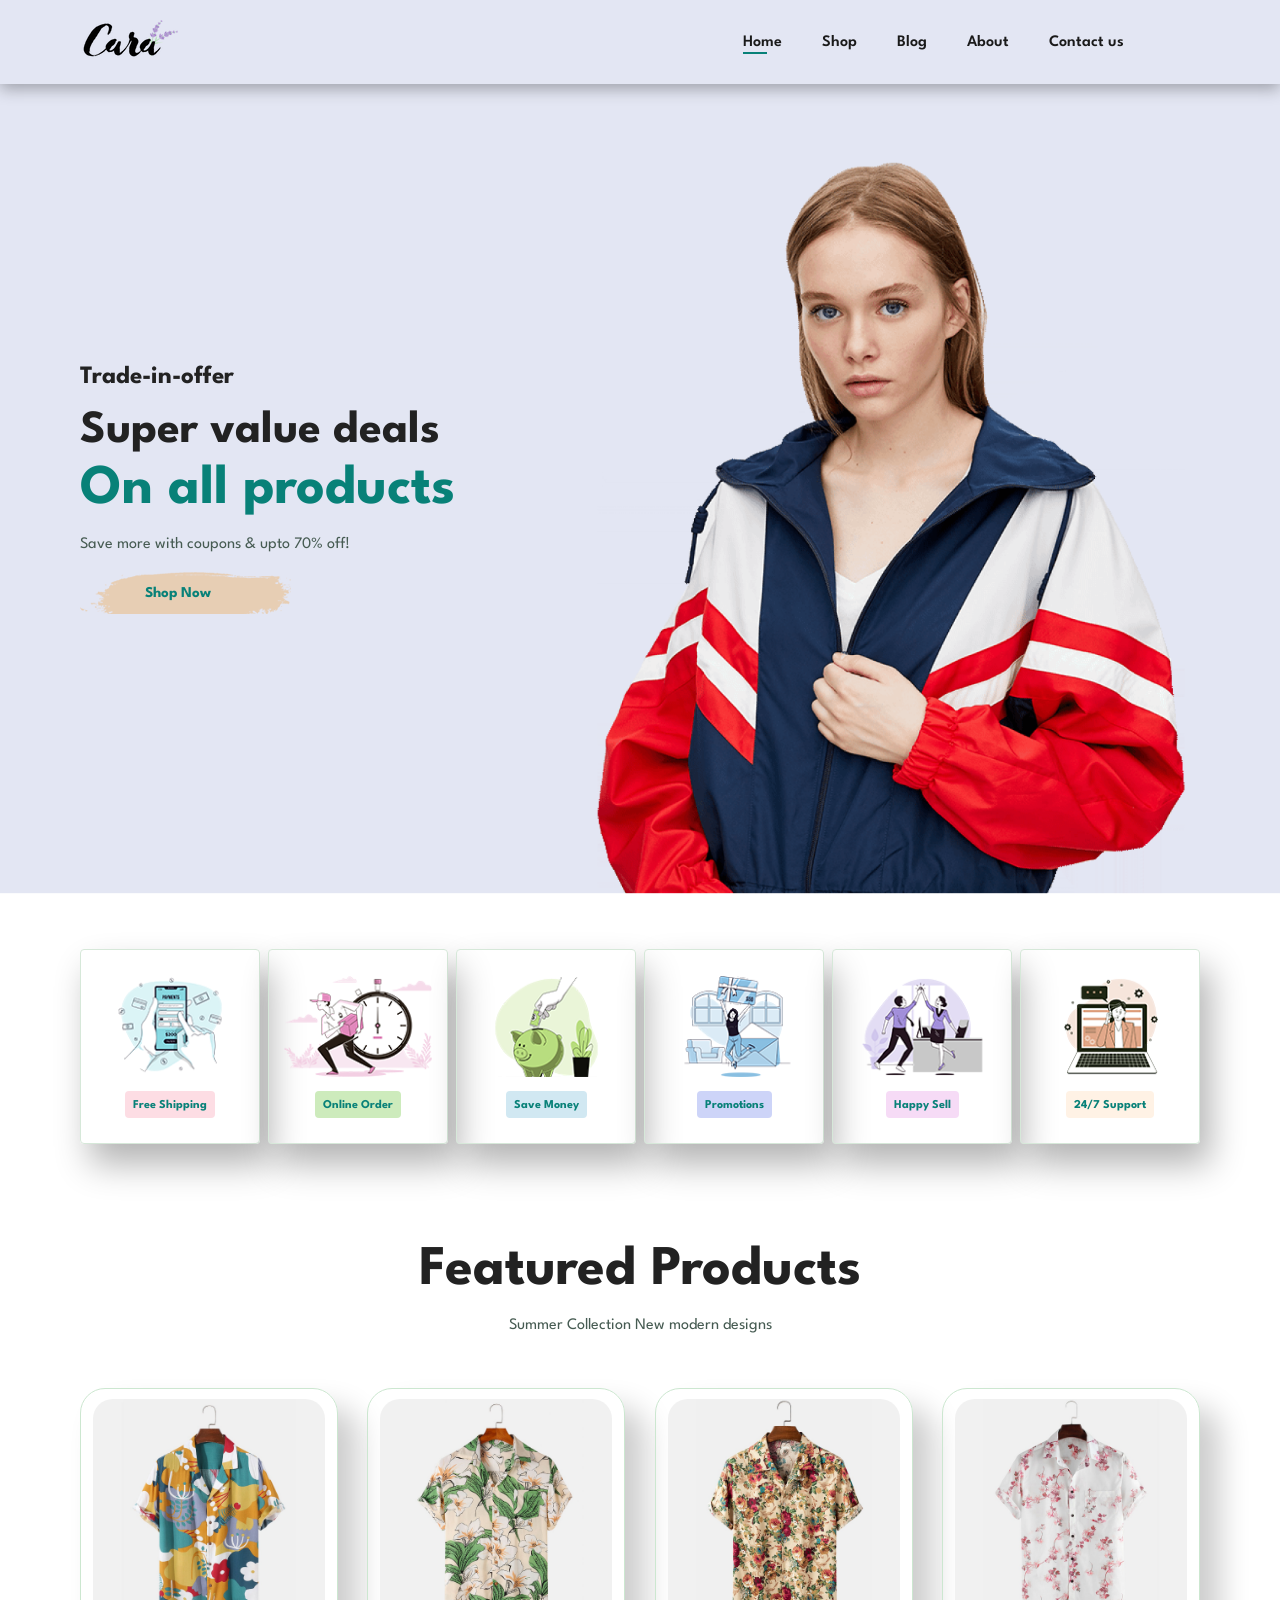
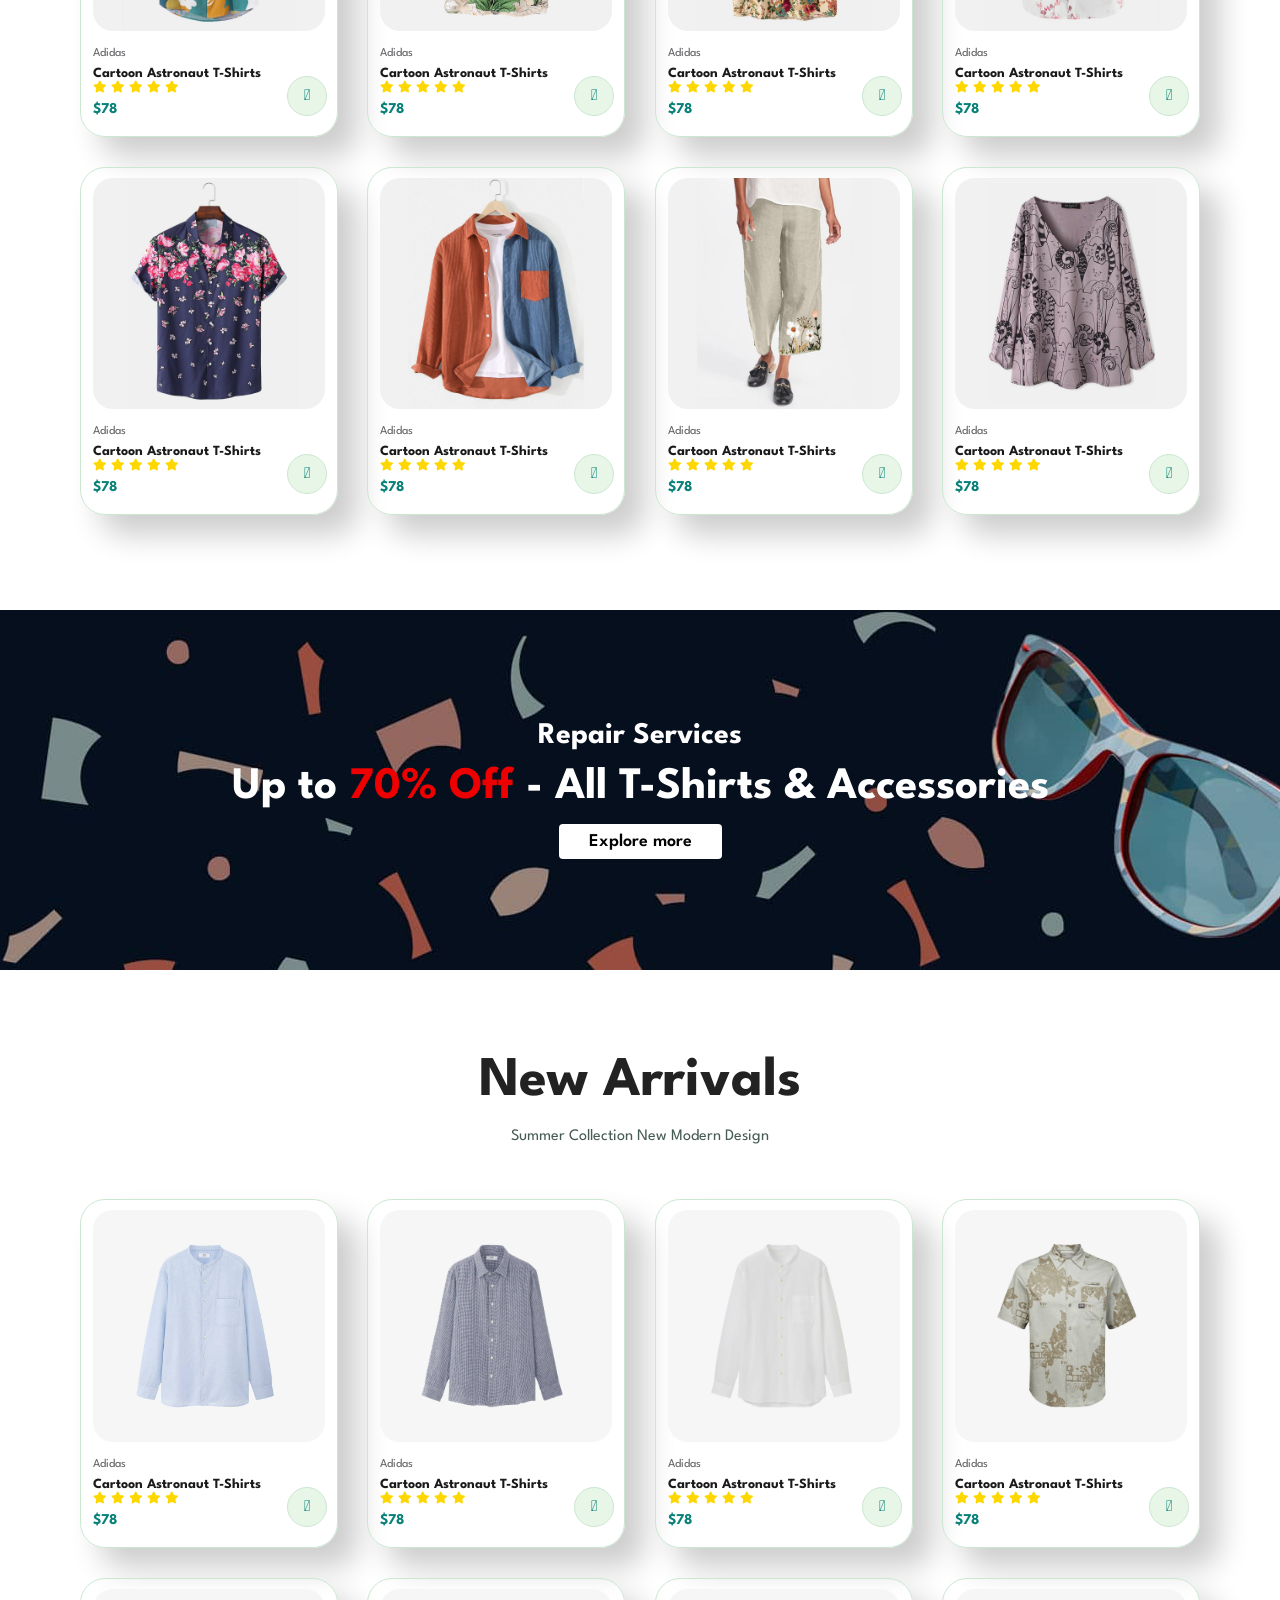
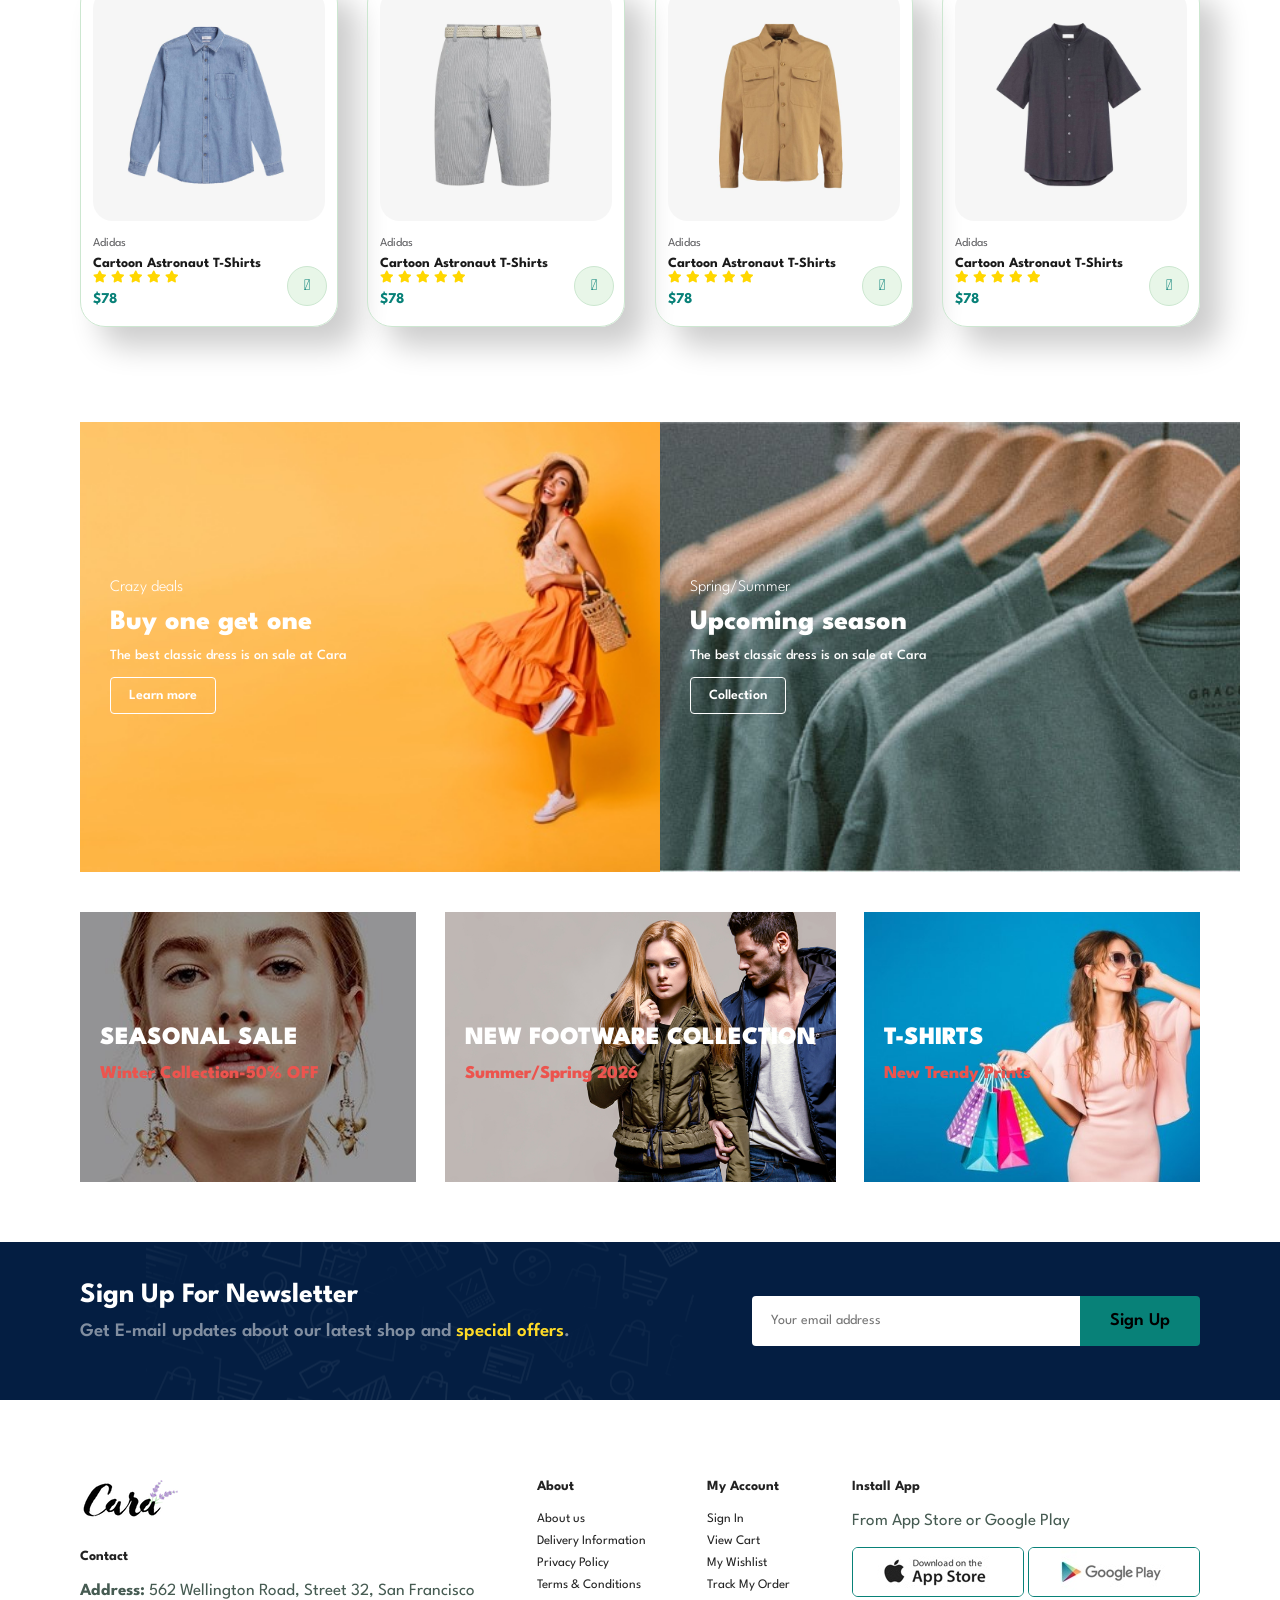
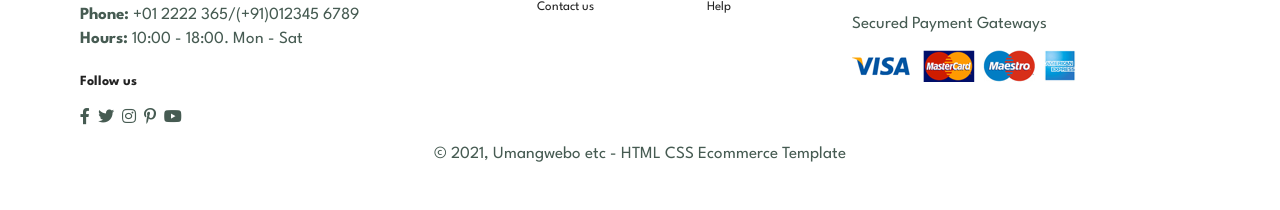
<file: index.html>
<!DOCTYPE html>
<html lang="en">
<head>
    <meta charset="UTF-8">
    <meta name="viewport" content="width=device-width, initial-scale=1.0">
    <link rel="stylesheet" href="./style.css">
    <link rel="stylesheet" href="https://pro.fontawesome.com/releases/v5.10.0/css/all.css">
    <title>E-commerce</title>
</head>
<body>
    <section id="header">
        <a href="index.html">
            <img src="./img/logo.png" class="logo" alt="logo"/>
        </a>
        <div>
            <ul id="navbar">
                <li><a class="active" href="index.html">Home</a> </li>
                   <li> <a href="shop.html">Shop</a> </li>
                   <li> <a href="blog.html">Blog</a></li>
                   <li> <a href="about.html">About</a></li>
                   <li> <a href="contact.html">Contact us</a></li>
                   <li id="lg-bag"><a href="cart.html"><i class="far fa-shopping-bag"></i></a></li>
                   <a href="#" id="close"><i class="far fa-times"></i></a>
            </ul>
        </div>
        <div id="mobile">
             <a href="cart.html"><i class="far fa-shopping-bag"></i></a>
            <i id="bar" class="fas fa-outdent"></i>
        </div>
    </section>
    <section id="hero">
        <h4>Trade-in-offer</h4>
        <h2>Super value deals</h2>
        <h1>On all products</h1>
        <P>Save more with coupons & upto 70% off!</P>
        <button>Shop Now</button>
    </section>
    <section id="feature" class="section-p1">
        <div class="fe-box">
            <img src="./img/features/f1.png" alt="f1">
            <h6>Free Shipping</h6>
        </div>
        <div class="fe-box">
            <img src="./img/features/f2.png" alt="f1">
            <h6>Online Order</h6>
        </div>
        <div class="fe-box">
            <img src="./img/features/f3.png" alt="f1">
            <h6>Save Money</h6>
        </div>
        <div class="fe-box">
            <img src="./img/features/f4.png" alt="f1">
            <h6>Promotions</h6>
        </div>
        <div class="fe-box">
            <img src="./img/features/f5.png" alt="f1">
            <h6>Happy Sell</h6>
        </div>
        <div class="fe-box">
            <img src="./img/features/f6.png" alt="f1">
            <h6>24/7 Support</h6>
        </div>
    </section>
    <section id="product1" class="section-p1">
        <h1>Featured Products</h1>
        <p>Summer Collection New modern designs</p>
        <div class="pro-container">
            <div class="pro">
                <img src="./img/products/f1.jpg" alt="">
                <div class="des">
                    <span>Adidas</span>
                    <h5>Cartoon Astronaut T-Shirts</h5>
                    <div class="star">
                        <i class="fas fa-star"></i>
                        <i class="fas fa-star"></i>
                        <i class="fas fa-star"></i>
                        <i class="fas fa-star"></i>
                        <i class="fas fa-star"></i>
                    </div>
                    <h4>$78</h4>
                </div>
                <a href="#"><i class="fal fa-shopping-cart cart"></i></a>
            </div>
            <div class="pro">
                <img src="./img/products/f2.jpg" alt="">
                <div class="des">
                    <span>Adidas</span>
                    <h5>Cartoon Astronaut T-Shirts</h5>
                    <div class="star">
                        <i class="fas fa-star"></i>
                        <i class="fas fa-star"></i>
                        <i class="fas fa-star"></i>
                        <i class="fas fa-star"></i>
                        <i class="fas fa-star"></i>
                    </div>
                    <h4>$78</h4>
                </div>
                <a href="#"><i class="fal fa-shopping-cart cart"></i></a>
            </div>
            <div class="pro">
                <img src="./img/products/f3.jpg" alt="">
                <div class="des">
                    <span>Adidas</span>
                    <h5>Cartoon Astronaut T-Shirts</h5>
                    <div class="star">
                        <i class="fas fa-star"></i>
                        <i class="fas fa-star"></i>
                        <i class="fas fa-star"></i>
                        <i class="fas fa-star"></i>
                        <i class="fas fa-star"></i>
                    </div>
                    <h4>$78</h4>
                </div>
                <a href="#"><i class="fal fa-shopping-cart cart"></i></a>
            </div>
            <div class="pro">
                <img src="./img/products/f4.jpg" alt="">
                <div class="des">
                    <span>Adidas</span>
                    <h5>Cartoon Astronaut T-Shirts</h5>
                    <div class="star">
                        <i class="fas fa-star"></i>
                        <i class="fas fa-star"></i>
                        <i class="fas fa-star"></i>
                        <i class="fas fa-star"></i>
                        <i class="fas fa-star"></i>
                    </div>
                    <h4>$78</h4>
                </div>
                <a href="#"><i class="fal fa-shopping-cart cart"></i></a>
            </div>
            <div class="pro">
                <img src="./img/products/f5.jpg" alt="">
                <div class="des">
                    <span>Adidas</span>
                    <h5>Cartoon Astronaut T-Shirts</h5>
                    <div class="star">
                        <i class="fas fa-star"></i>
                        <i class="fas fa-star"></i>
                        <i class="fas fa-star"></i>
                        <i class="fas fa-star"></i>
                        <i class="fas fa-star"></i>
                    </div>
                    <h4>$78</h4>
                </div>
                <a href="#"><i class="fal fa-shopping-cart cart"></i></a>
            </div>
            <div class="pro">
                <img src="./img/products/f6.jpg" alt="">
                <div class="des">
                    <span>Adidas</span>
                    <h5>Cartoon Astronaut T-Shirts</h5>
                    <div class="star">
                        <i class="fas fa-star"></i>
                        <i class="fas fa-star"></i>
                        <i class="fas fa-star"></i>
                        <i class="fas fa-star"></i>
                        <i class="fas fa-star"></i>
                    </div>
                    <h4>$78</h4>
                </div>
                <a href="#"><i class="fal fa-shopping-cart cart"></i></a>
            </div>
            <div class="pro">
                <img src="./img/products/f7.jpg" alt="">
                <div class="des">
                    <span>Adidas</span>
                    <h5>Cartoon Astronaut T-Shirts</h5>
                    <div class="star">
                        <i class="fas fa-star"></i>
                        <i class="fas fa-star"></i>
                        <i class="fas fa-star"></i>
                        <i class="fas fa-star"></i>
                        <i class="fas fa-star"></i>
                    </div>
                    <h4>$78</h4>
                </div>
                <a href="#"><i class="fal fa-shopping-cart cart"></i></a>
            </div>
            <div class="pro">
                <img src="./img/products/f8.jpg" alt="">
                <div class="des">
                    <span>Adidas</span>
                    <h5>Cartoon Astronaut T-Shirts</h5>
                    <div class="star">
                        <i class="fas fa-star"></i>
                        <i class="fas fa-star"></i>
                        <i class="fas fa-star"></i>
                        <i class="fas fa-star"></i>
                        <i class="fas fa-star"></i>
                    </div>
                    <h4>$78</h4>
                </div>
                <a href="#"><i class="fal fa-shopping-cart cart"></i></a>
            </div>
        </div>
        
    </section>
    <section id="banner" class="section-m1">
        <h4>Repair Services</h4>
        <h2>Up to <span>70% Off</span> - All T-Shirts & Accessories</h2>
        <button class="normal">Explore more</button>
    </section>
    <section id="product1" class="section-p1">
        <h1>New Arrivals</h1>
        <p>Summer Collection New Modern Design</p>
        <div class="pro-container">
            <div class="pro">
                <img src="./img/products/n1.jpg" alt="">
                <div class="des">
                    <span>Adidas</span>
                    <h5>Cartoon Astronaut T-Shirts</h5>
                    <div class="star">
                        <i class="fas fa-star"></i>
                        <i class="fas fa-star"></i>
                        <i class="fas fa-star"></i>
                        <i class="fas fa-star"></i>
                        <i class="fas fa-star"></i>
                    </div>
                    <h4>$78</h4>
                </div>
                <a href="#"><i class="fal fa-shopping-cart cart"></i></a>
            </div>
            <div class="pro">
                <img src="./img/products/n2.jpg" alt="">
                <div class="des">
                    <span>Adidas</span>
                    <h5>Cartoon Astronaut T-Shirts</h5>
                    <div class="star">
                        <i class="fas fa-star"></i>
                        <i class="fas fa-star"></i>
                        <i class="fas fa-star"></i>
                        <i class="fas fa-star"></i>
                        <i class="fas fa-star"></i>
                    </div>
                    <h4>$78</h4>
                </div>
                <a href="#"><i class="fal fa-shopping-cart cart"></i></a>
            </div>
            <div class="pro">
                <img src="./img/products/n3.jpg" alt="">
                <div class="des">
                    <span>Adidas</span>
                    <h5>Cartoon Astronaut T-Shirts</h5>
                    <div class="star">
                        <i class="fas fa-star"></i>
                        <i class="fas fa-star"></i>
                        <i class="fas fa-star"></i>
                        <i class="fas fa-star"></i>
                        <i class="fas fa-star"></i>
                    </div>
                    <h4>$78</h4>
                </div>
                <a href="#"><i class="fal fa-shopping-cart cart"></i></a>
            </div>
            <div class="pro">
                <img src="./img/products/n4.jpg" alt="">
                <div class="des">
                    <span>Adidas</span>
                    <h5>Cartoon Astronaut T-Shirts</h5>
                    <div class="star">
                        <i class="fas fa-star"></i>
                        <i class="fas fa-star"></i>
                        <i class="fas fa-star"></i>
                        <i class="fas fa-star"></i>
                        <i class="fas fa-star"></i>
                    </div>
                    <h4>$78</h4>
                </div>
                <a href="#"><i class="fal fa-shopping-cart cart"></i></a>
            </div>
            <div class="pro">
                <img src="./img/products/n5.jpg" alt="">
                <div class="des">
                    <span>Adidas</span>
                    <h5>Cartoon Astronaut T-Shirts</h5>
                    <div class="star">
                        <i class="fas fa-star"></i>
                        <i class="fas fa-star"></i>
                        <i class="fas fa-star"></i>
                        <i class="fas fa-star"></i>
                        <i class="fas fa-star"></i>
                    </div>
                    <h4>$78</h4>
                </div>
                <a href="#"><i class="fal fa-shopping-cart cart"></i></a>
            </div>
            <div class="pro">
                <img src="./img/products/n6.jpg" alt="">
                <div class="des">
                    <span>Adidas</span>
                    <h5>Cartoon Astronaut T-Shirts</h5>
                    <div class="star">
                        <i class="fas fa-star"></i>
                        <i class="fas fa-star"></i>
                        <i class="fas fa-star"></i>
                        <i class="fas fa-star"></i>
                        <i class="fas fa-star"></i>
                    </div>
                    <h4>$78</h4>
                </div>
                <a href="#"><i class="fal fa-shopping-cart cart"></i></a>
            </div>
            <div class="pro">
                <img src="./img/products/n7.jpg" alt="">
                <div class="des">
                    <span>Adidas</span>
                    <h5>Cartoon Astronaut T-Shirts</h5>
                    <div class="star">
                        <i class="fas fa-star"></i>
                        <i class="fas fa-star"></i>
                        <i class="fas fa-star"></i>
                        <i class="fas fa-star"></i>
                        <i class="fas fa-star"></i>
                    </div>
                    <h4>$78</h4>
                </div>
                <a href="#"><i class="fal fa-shopping-cart cart"></i></a>
            </div>
            <div class="pro">
                <img src="./img/products/n8.jpg" alt="">
                <div class="des">
                    <span>Adidas</span>
                    <h5>Cartoon Astronaut T-Shirts</h5>
                    <div class="star">
                        <i class="fas fa-star"></i>
                        <i class="fas fa-star"></i>
                        <i class="fas fa-star"></i>
                        <i class="fas fa-star"></i>
                        <i class="fas fa-star"></i>
                    </div>
                    <h4>$78</h4>
                </div>
                <a href="#"><i class="fal fa-shopping-cart cart"></i></a>
            </div>
        </div>
        
    </section>
    <section id="sm-banner" class="section-p1" >
        <div class="banner-box">
        <h4>Crazy deals</h4>
        <h2>Buy one get one</h2>
        <span>The best classic dress is on sale at Cara</span>
        <button class="white" >Learn more</button>
        </div>
        <div class="banner-box banner-box2">
        <h4>Spring/Summer</h4>
        <h2>Upcoming season</h2>
        <span>The best classic dress is on sale at Cara</span>
        <button class="white" >Collection</button>
        </div>
    </section>
    <section id="banner3">
        <div class="banner-box">
        <h2>SEASONAL SALE</h2>
        <h3>Winter Collection-50% OFF</h3>
        </div>
        <div class="banner-box banner-box2">
        <h2>NEW FOOTWARE COLLECTION</h2>
        <h3>Summer/Spring 2026</h3>
        </div>
        <div class="banner-box banner-box3">
        <h2>T-SHIRTS</h2>
        <h3>New Trendy Prints</h3>
        </div>
    </section>
    <section id="newsletter" class="section-p1 section-m1">
        <div class="newstext">
         <h4>Sign Up For Newsletter</h4>
         <p>Get E-mail updates about our latest shop and <span>special offers</span>.</p>
        </div>
        <div class="form">
            <input type="text" placeholder="Your email address">
            <button class="normal">Sign Up</button>
        </div>
    </section>
    <footer class="section-p1">
        <div class="col">
            <img class="logo" src="./img/logo.png" alt="">
            <h4>Contact</h4>
            <p><strong>Address:</strong> 562 Wellington Road, Street 32, San Francisco</p>
            <p><strong>Phone:</strong> +01 2222 365/(+91)012345 6789</p>
            <p><strong>Hours:</strong> 10:00 - 18:00. Mon - Sat</p>
            <div class="follow">
                <h4>Follow us</h4>
                <div class="icon">
                    <i class="fab fa-facebook-f"></i>
                    <i class="fab fa-twitter"></i>
                    <i class="fab fa-instagram"></i>
                    <i class="fab fa-pinterest-p"></i>
                    <i class="fab fa-youtube"></i>
                   

                </div>
            </div>
        </div>
        <div class="col">
            <h4>About</h4>
            <a href="#">About us</a>
            <a href="#">Delivery Information</a>
            <a href="#">Privacy Policy</a>
            <a href="#">Terms & Conditions</a>
            <a href="#">Contact us</a>
        </div>
        <div class="col">
            <h4>My Account</h4>
            <a href="#">Sign In</a>
            <a href="#">View Cart</a>
            <a href="#">My Wishlist</a>
            <a href="#">Track My Order</a>
            <a href="#">Help</a>
        </div>
       <div class="col install">
        <h4>Install App</h4>
        <p>From App Store or Google Play</p>
        <div class="row">
            <img src="./img/pay/app.jpg" alt="">
            <img src="./img/pay/play.jpg" alt="">
        </div>
        <p>Secured Payment Gateways</p>
        <img src="./img/pay/pay.png" alt="">
       </div>
       <div class="copyright">
        <p> &copy; 2021, Umangwebo etc - HTML CSS Ecommerce Template</p>

       </div>


    </footer>
    <script src="script.js"></script>
</body>
</html>
</file>
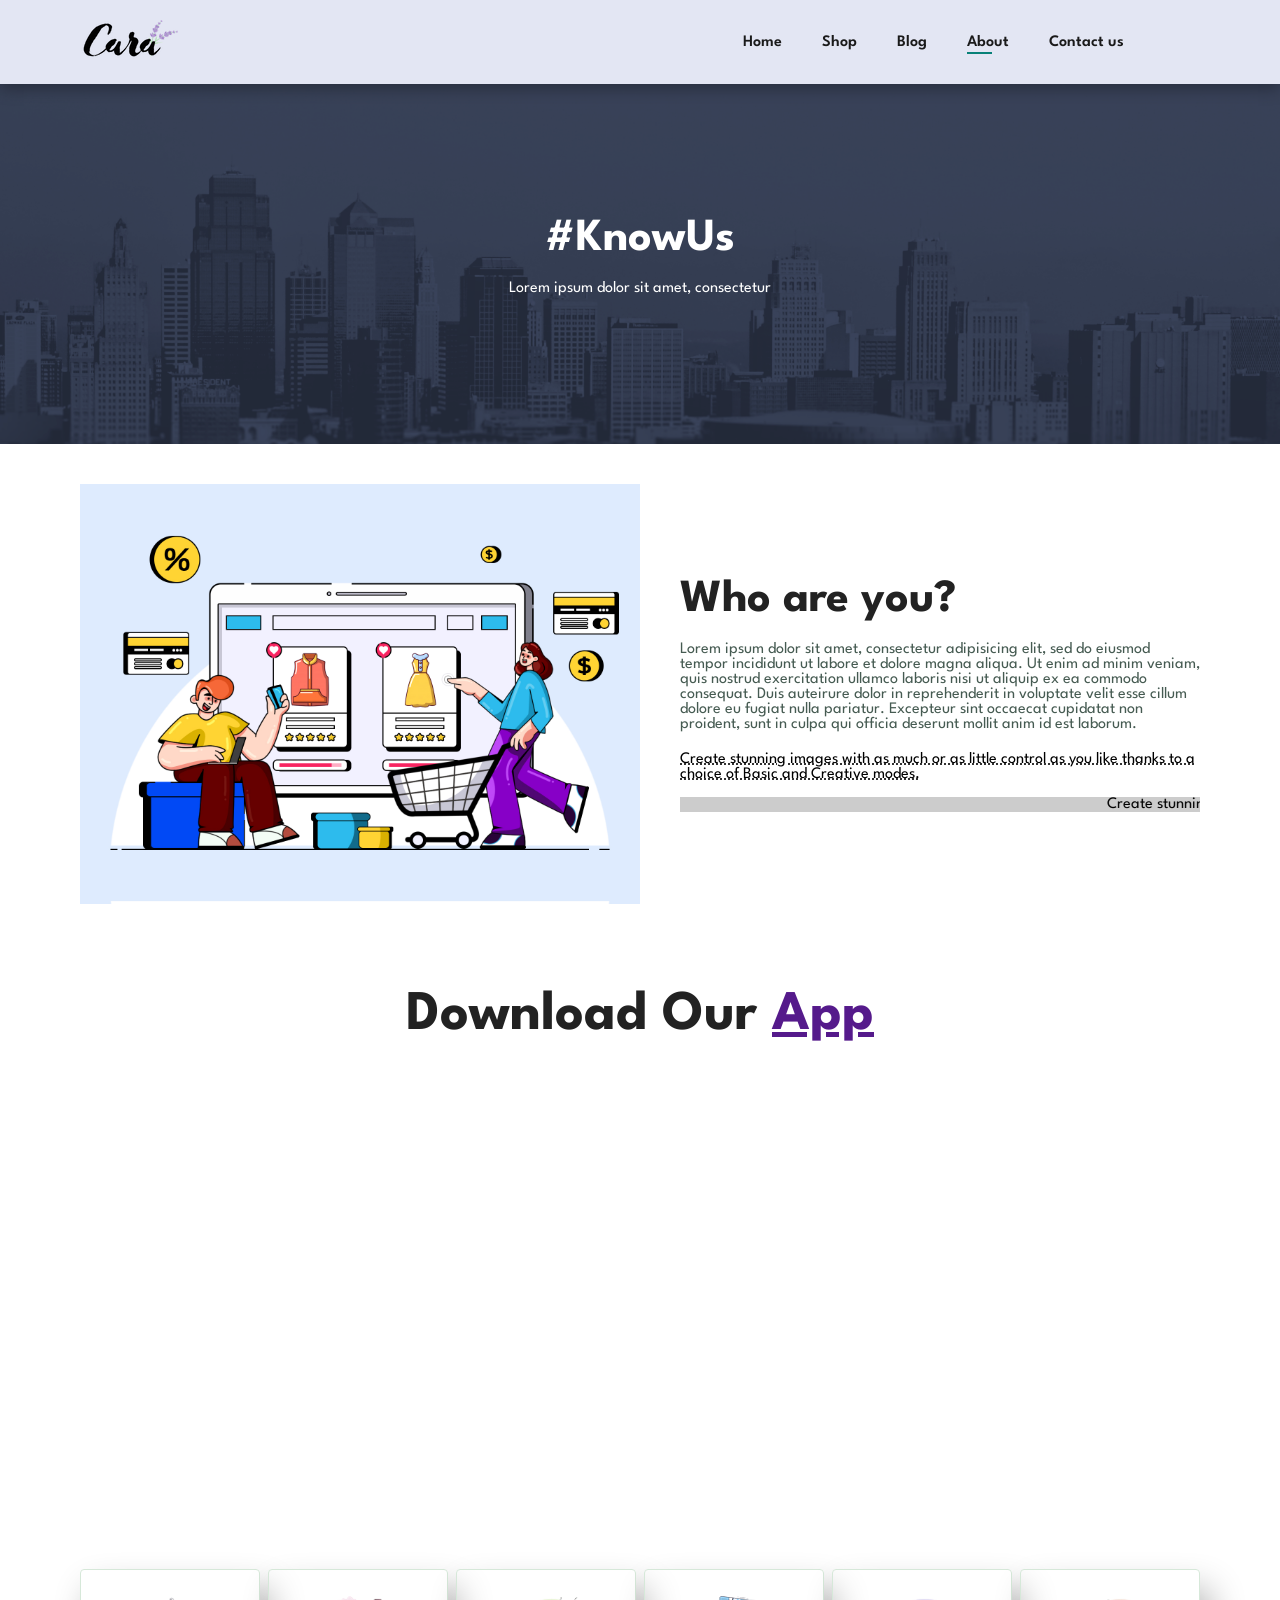
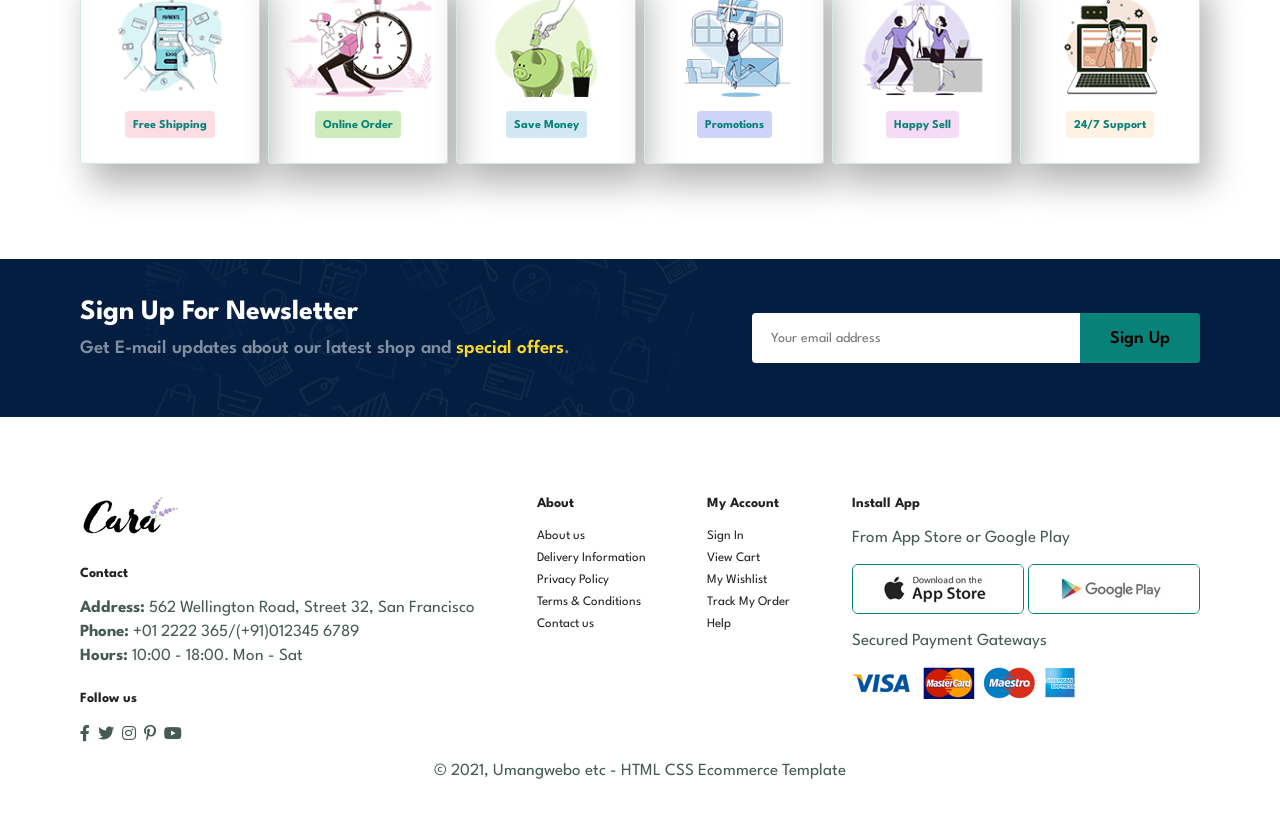
<file: about.html>
<!DOCTYPE html>
<html lang="en">
<head>
    <meta charset="UTF-8">
    <meta name="viewport" content="width=device-width, initial-scale=1.0">
    <link rel="stylesheet" href="./style.css">
    <link rel="stylesheet" href="https://pro.fontawesome.com/releases/v5.10.0/css/all.css">
    <title>E-commerce</title>
</head>
<body>
    <section id="header">
        <a href="index.html">
            <img src="./img/logo.png" class="logo" alt="logo"/>
        </a>
        <div>
            <ul id="navbar">
                <li><a  href="index.html">Home</a> </li>
                   <li> <a href="shop.html">Shop</a> </li>
                   <li> <a href="blog.html">Blog</a></li>
                   <li> <a class="active" href="about.html">About</a></li>
                   <li> <a href="contact.html">Contact us</a></li>
                   <li id="lg-bag"><a href="cart.html"><i class="far fa-shopping-bag"></i></a></li>
                   <a href="#" id="close"><i class="far fa-times"></i></a>
            </ul>
        </div>
        <div id="mobile">
             <a href="cart.html"><i class="far fa-shopping-bag"></i></a>
            <i id="bar" class="fas fa-outdent"></i>
        </div>
    </section>
    <section id="page-header" class="about-header">
        <h2>#KnowUs</h2>
        <P>Lorem ipsum dolor sit amet, consectetur </P>
    </section>
    <section id="about-head" class="section-p1">
        <img src="./img/about/a6.jpg" alt="">
        <div>
            <h2>Who are you?</h2>
            <p>Lorem ipsum dolor sit amet, consectetur adipisicing elit, sed do eiusmod
        tempor incididunt ut labore et dolore magna aliqua. Ut enim ad minim veniam, quis
        nostrud exercitation ullamco laboris nisi ut aliquip ex ea commodo consequat.
        Duis auteirure dolor in reprehenderit in voluptate velit esse cillum dolore eu
        fugiat nulla pariatur. Excepteur sint occaecat cupidatat non proident, sunt in
        culpa qui officia deserunt mollit anim id est laborum.</p>
        <abbr title="">Create stunning images with as much or as little control as you like thanks to a choice of Basic and Creative modes.</abbr>
        <br><br>
        <marquee bgcolor="#ccc" loop="-1" spellcheck="5" width="100%" >Create stunning images with as much or as little control as you like thanks to a choice of Basic and Creative modes.</marquee>
        </div>
    </section>
    <section id="about-app" class="section-p1">
        <h1>Download Our <a href="">App</a></h1>
        <div class="video">
            <video  autoplay muted loop src="./img/about/1.mp4"></video>
        </div>
    </section>
    <section id="feature" class="section-p1">
        <div class="fe-box">
            <img src="./img/features/f1.png" alt="f1">
            <h6>Free Shipping</h6>
        </div>
        <div class="fe-box">
            <img src="./img/features/f2.png" alt="f1">
            <h6>Online Order</h6>
        </div>
        <div class="fe-box">
            <img src="./img/features/f3.png" alt="f1">
            <h6>Save Money</h6>
        </div>
        <div class="fe-box">
            <img src="./img/features/f4.png" alt="f1">
            <h6>Promotions</h6>
        </div>
        <div class="fe-box">
            <img src="./img/features/f5.png" alt="f1">
            <h6>Happy Sell</h6>
        </div>
        <div class="fe-box">
            <img src="./img/features/f6.png" alt="f1">
            <h6>24/7 Support</h6>
        </div>
    </section>
    <section id="newsletter" class="section-p1 section-m1">
        <div class="newstext">
         <h4>Sign Up For Newsletter</h4>
         <p>Get E-mail updates about our latest shop and <span>special offers</span>.</p>
        </div>
        <div class="form">
            <input type="text" placeholder="Your email address">
            <button class="normal">Sign Up</button>
        </div>
    </section>
    
    <footer class="section-p1">

        <div class="col">
            <img class="logo" src="./img/logo.png" alt="">
            <h4>Contact</h4>
            <p><strong>Address:</strong> 562 Wellington Road, Street 32, San Francisco</p>
            <p><strong>Phone:</strong> +01 2222 365/(+91)012345 6789</p>
            <p><strong>Hours:</strong> 10:00 - 18:00. Mon - Sat</p>
            <div class="follow">
                <h4>Follow us</h4>
                <div class="icon">
                    <i class="fab fa-facebook-f"></i>
                    <i class="fab fa-twitter"></i>
                    <i class="fab fa-instagram"></i>
                    <i class="fab fa-pinterest-p"></i>
                    <i class="fab fa-youtube"></i>
                   

                </div>
            </div>
        </div>
        <div class="col">
            <h4>About</h4>
            <a href="#">About us</a>
            <a href="#">Delivery Information</a>
            <a href="#">Privacy Policy</a>
            <a href="#">Terms & Conditions</a>
            <a href="#">Contact us</a>
        </div>
        <div class="col">
            <h4>My Account</h4>
            <a href="#">Sign In</a>
            <a href="#">View Cart</a>
            <a href="#">My Wishlist</a>
            <a href="#">Track My Order</a>
            <a href="#">Help</a>
        </div>
       <div class="col install">
        <h4>Install App</h4>
        <p>From App Store or Google Play</p>
        <div class="row">
            <img src="./img/pay/app.jpg" alt="">
            <img src="./img/pay/play.jpg" alt="">
        </div>
        <p>Secured Payment Gateways</p>
        <img src="./img/pay/pay.png" alt="">
       </div>
       <div class="copyright">
        <p> &copy; 2021, Umangwebo etc - HTML CSS Ecommerce Template</p>

       </div>


    </footer>
    <script src="script.js"></script>
</body>
</html>
</file>
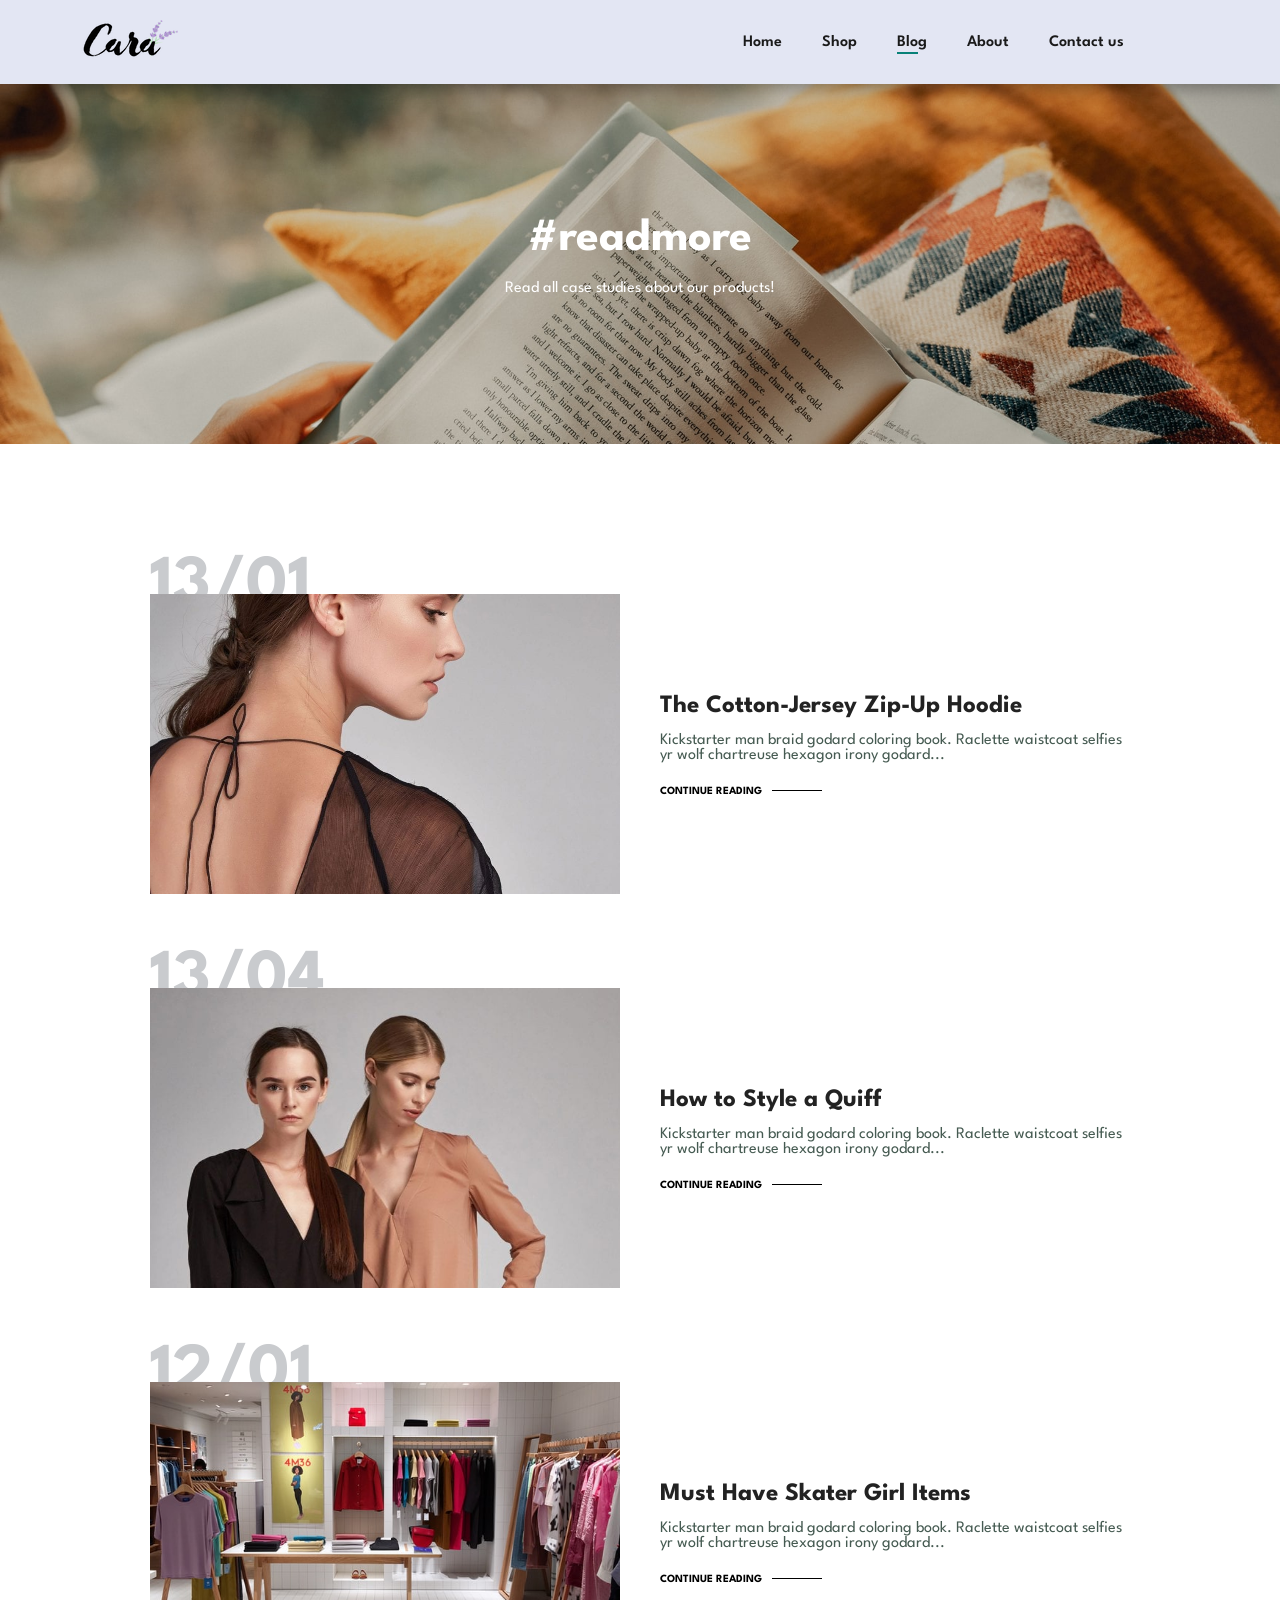
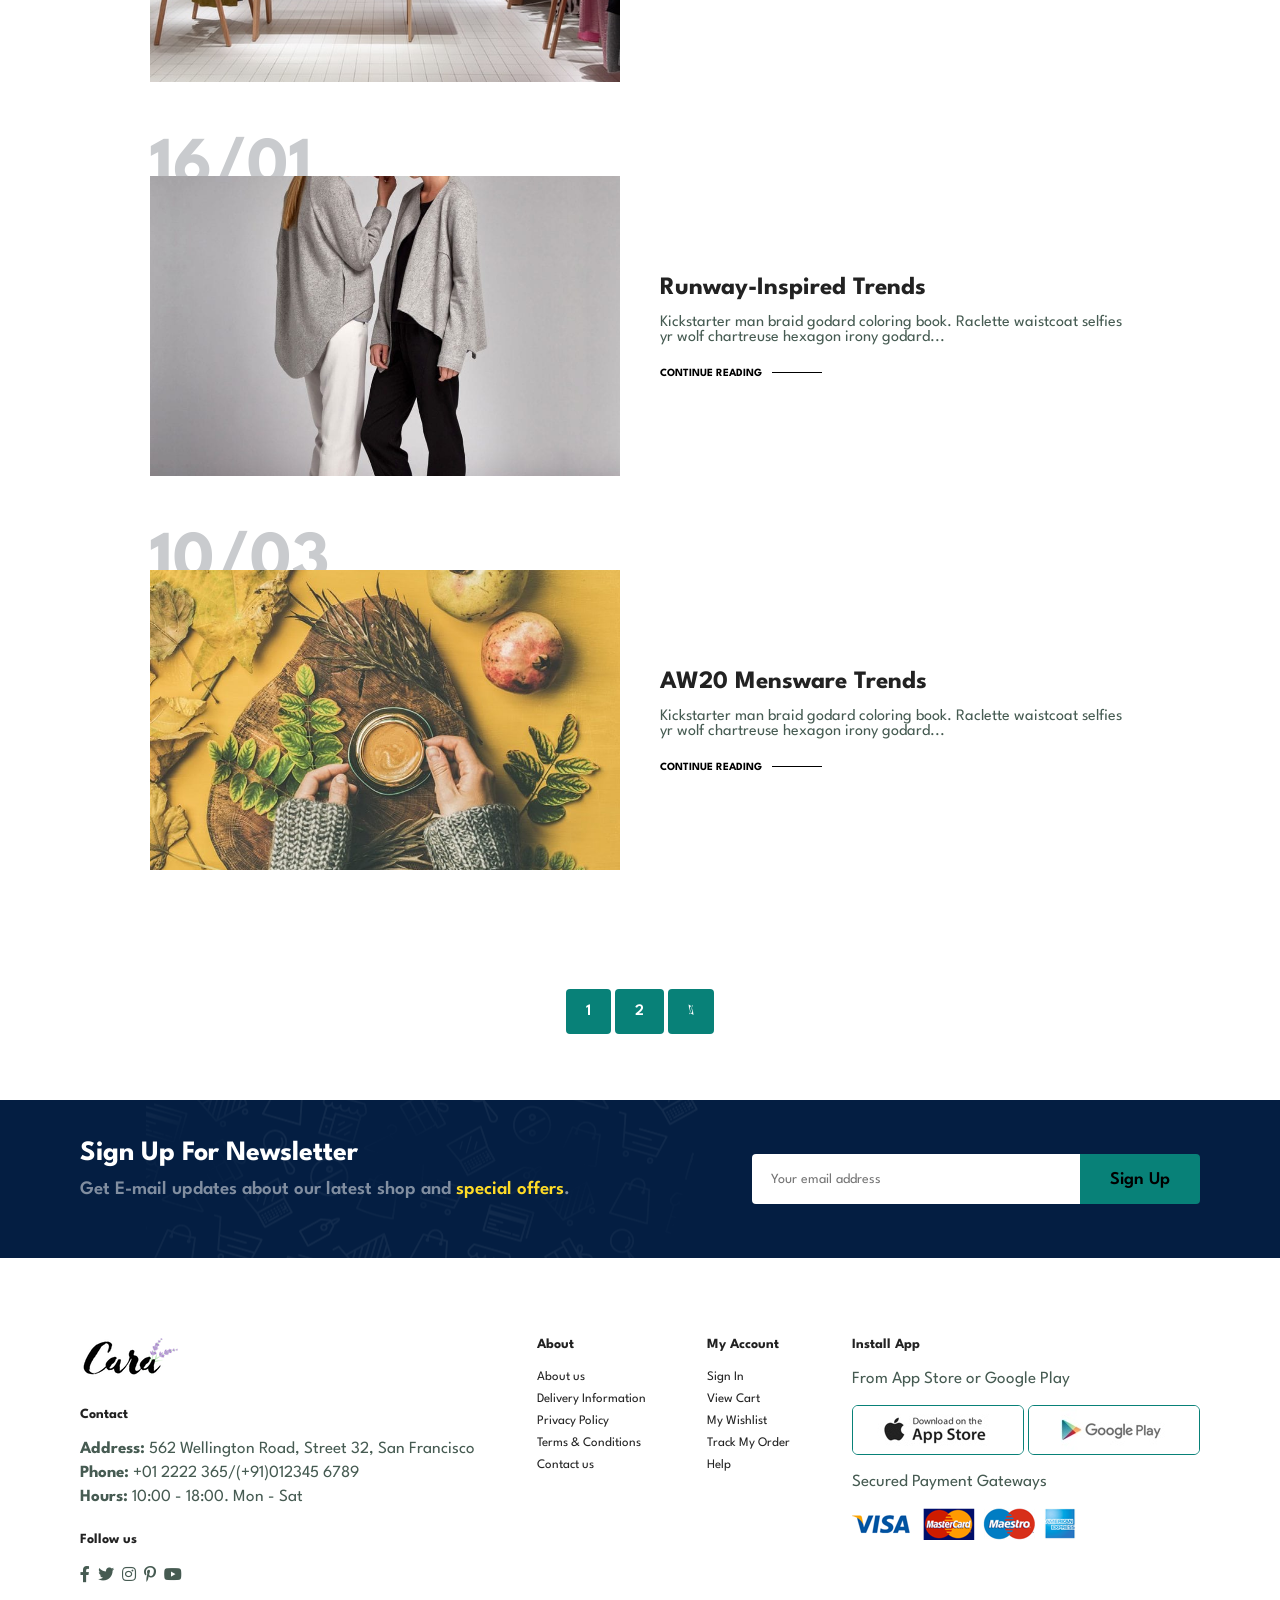
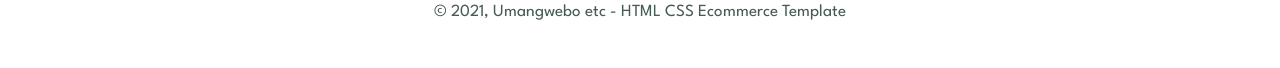
<file: blog.html>
<!DOCTYPE html>
<html lang="en">
<head>
    <meta charset="UTF-8">
    <meta name="viewport" content="width=device-width, initial-scale=1.0">
    <link rel="stylesheet" href="./style.css">
    <link rel="stylesheet" href="https://pro.fontawesome.com/releases/v5.10.0/css/all.css">
    <title>E-commerce</title>
</head>
<body>
    <section id="header">
        <a href="index.html">
            <img src="./img/logo.png" class="logo" alt="logo"/>
        </a>
        <div>
            <ul id="navbar">
                <li><a  href="index.html">Home</a> </li>
                   <li> <a href="shop.html">Shop</a> </li>
                   <li> <a class="active" href="blog.html">Blog</a></li>
                   <li> <a href="about.html">About</a></li>
                   <li> <a href="contact.html">Contact us</a></li>
                   <li id="lg-bag"><a href="cart.html"><i class="far fa-shopping-bag"></i></a></li>
                   <a href="#" id="close"><i class="far fa-times"></i></a>
            </ul>
        </div>
        <div id="mobile">
             <a href="cart.html"><i class="far fa-shopping-bag"></i></a>
            <i id="bar" class="fas fa-outdent"></i>
        </div>
    </section>
    <section id="page-header" class="blog-header">
        <h2>#readmore</h2>
        <P>Read all case studies about our products! </P>
    </section>
    <section id="blog">
         <div class="blog-box">
            <div class="blog-img">
                <img src="img/blog/b1.jpg" alt="">
            </div>
            <div class="blog-details">
                 <h4>The Cotton-Jersey Zip-Up Hoodie</h4>
                 <p>Kickstarter man braid godard coloring book. Raclette waistcoat selfies yr wolf chartreuse hexagon irony godard...</p>
                 <a href="#">CONTINUE READING</a>
            </div>
            <h1>13/01</h1>
         </div>
         <div class="blog-box">
            <div class="blog-img">
                <img src="img/blog/b2.jpg" alt="">
            </div>
            <div class="blog-details">
                 <h4>How to Style a Quiff</h4>
                 <p>Kickstarter man braid godard coloring book. Raclette waistcoat selfies yr wolf chartreuse hexagon irony godard...</p>
                 <a href="#">CONTINUE READING</a>
            </div>
            <h1>13/04</h1>
         </div>
         <div class="blog-box">
            <div class="blog-img">
                <img src="img/blog/b3.jpg" alt="">
            </div>
            <div class="blog-details">
                 <h4>Must Have Skater Girl Items</h4>
                 <p>Kickstarter man braid godard coloring book. Raclette waistcoat selfies yr wolf chartreuse hexagon irony godard...</p>
                 <a href="#">CONTINUE READING</a>
            </div>
            <h1>12/01</h1>
         </div>
         <div class="blog-box">
            <div class="blog-img">
                <img src="img/blog/b4.jpg" alt="">
            </div>
            <div class="blog-details">
                 <h4>Runway-Inspired Trends</h4>
                 <p>Kickstarter man braid godard coloring book. Raclette waistcoat selfies yr wolf chartreuse hexagon irony godard...</p>
                 <a href="#">CONTINUE READING</a>
            </div>
            <h1>16/01</h1>
         </div>
         <div class="blog-box">
            <div class="blog-img">
                <img src="img/blog/b6.jpg" alt="">
            </div>
            <div class="blog-details">
                 <h4>AW20 Mensware Trends</h4>
                 <p>Kickstarter man braid godard coloring book. Raclette waistcoat selfies yr wolf chartreuse hexagon irony godard...</p>
                 <a href="#">CONTINUE READING</a>
            </div>
            <h1>10/03</h1>
         </div>
         
    </section>
     
    <section id="pagination" class="section-p1">
        <a href="#">1</a>
        <a href="#">2</a>
        <a href="#"><i class="fal fa-long-arrow-alt-right"></i></a>
    </section>
    
    
    <section id="newsletter" class="section-p1 section-m1">
        <div class="newstext">
         <h4>Sign Up For Newsletter</h4>
         <p>Get E-mail updates about our latest shop and <span>special offers</span>.</p>
        </div>
        <div class="form">
            <input type="text" placeholder="Your email address">
            <button class="normal">Sign Up</button>
        </div>
    </section>
    <footer class="section-p1">
        <div class="col">
            <img class="logo" src="./img/logo.png" alt="">
            <h4>Contact</h4>
            <p><strong>Address:</strong> 562 Wellington Road, Street 32, San Francisco</p>
            <p><strong>Phone:</strong> +01 2222 365/(+91)012345 6789</p>
            <p><strong>Hours:</strong> 10:00 - 18:00. Mon - Sat</p>
            <div class="follow">
                <h4>Follow us</h4>
                <div class="icon">
                    <i class="fab fa-facebook-f"></i>
                    <i class="fab fa-twitter"></i>
                    <i class="fab fa-instagram"></i>
                    <i class="fab fa-pinterest-p"></i>
                    <i class="fab fa-youtube"></i>
                   

                </div>
            </div>
        </div>
        <div class="col">
            <h4>About</h4>
            <a href="#">About us</a>
            <a href="#">Delivery Information</a>
            <a href="#">Privacy Policy</a>
            <a href="#">Terms & Conditions</a>
            <a href="#">Contact us</a>
        </div>
        <div class="col">
            <h4>My Account</h4>
            <a href="#">Sign In</a>
            <a href="#">View Cart</a>
            <a href="#">My Wishlist</a>
            <a href="#">Track My Order</a>
            <a href="#">Help</a>
        </div>
       <div class="col install">
        <h4>Install App</h4>
        <p>From App Store or Google Play</p>
        <div class="row">
            <img src="./img/pay/app.jpg" alt="">
            <img src="./img/pay/play.jpg" alt="">
        </div>
        <p>Secured Payment Gateways</p>
        <img src="./img/pay/pay.png" alt="">
       </div>
       <div class="copyright">
        <p> &copy; 2021, Umangwebo etc - HTML CSS Ecommerce Template</p>

       </div>


    </footer>
    <script src="script.js"></script>
</body>
</html>
</file>
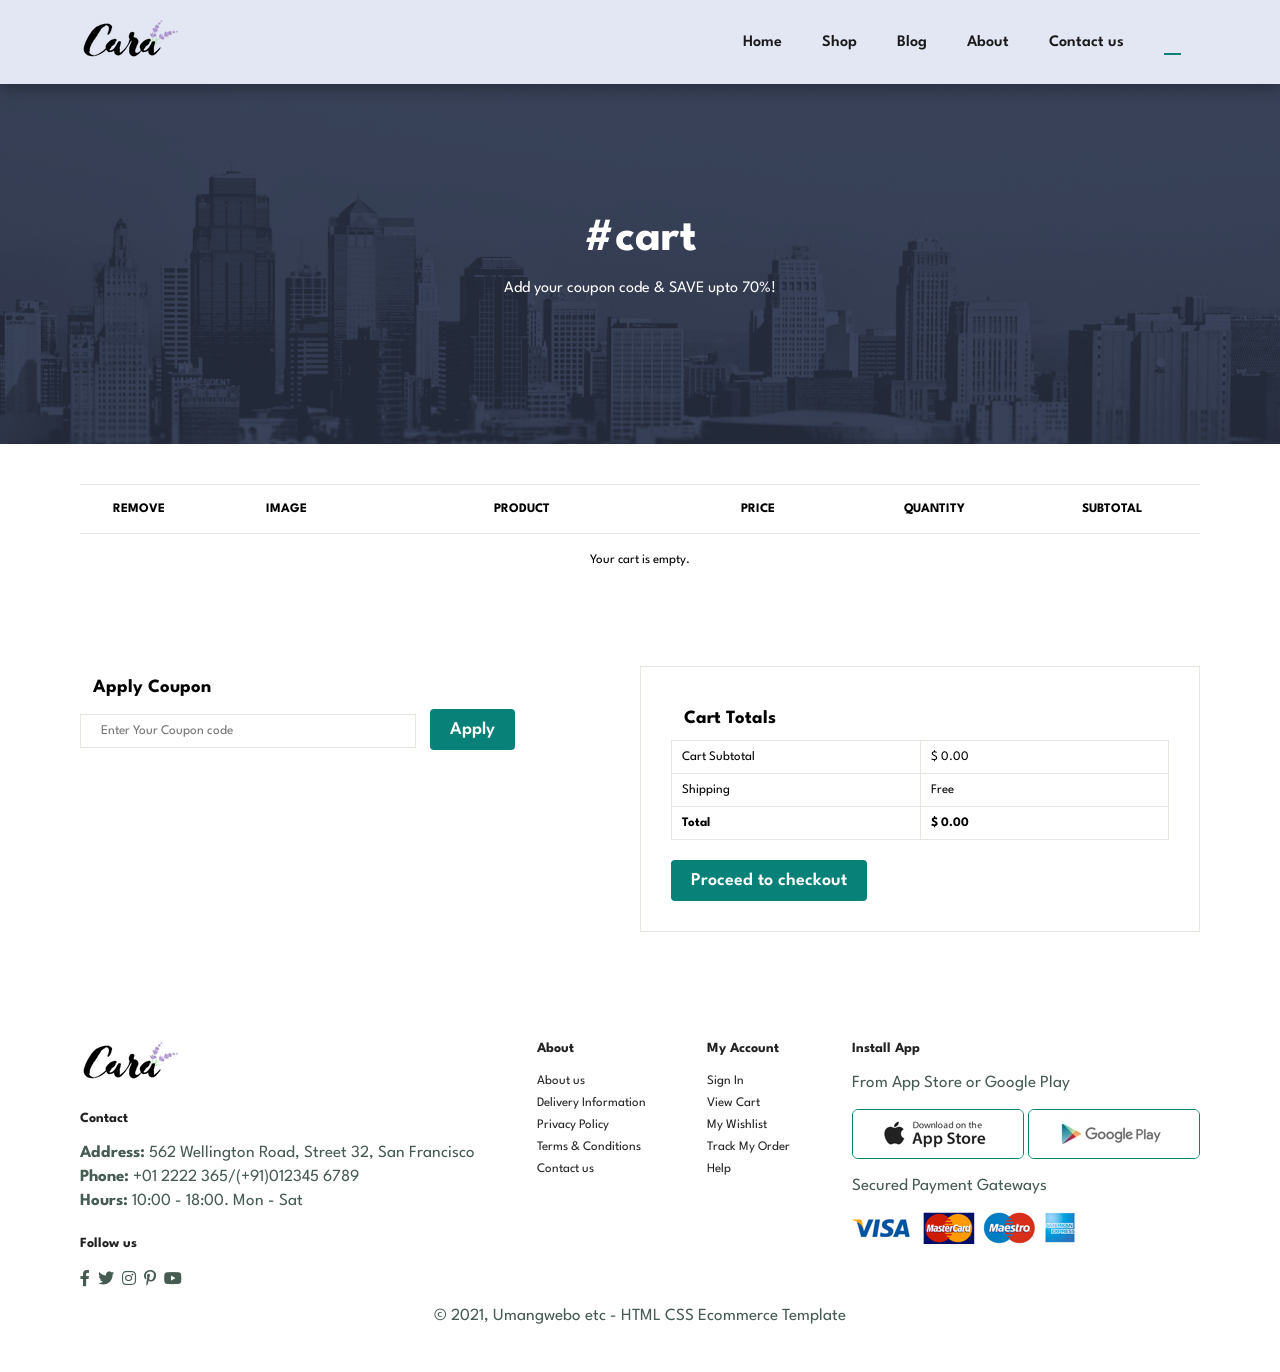
<file: cart.html>
<!DOCTYPE html>
<html lang="en">
<head>
    <meta charset="UTF-8">
    <meta name="viewport" content="width=device-width, initial-scale=1.0">
    <link rel="stylesheet" href="./style.css">
    <link rel="stylesheet" href="https://pro.fontawesome.com/releases/v5.10.0/css/all.css">
    <title>E-commerce</title>
</head>
<body>
    <section id="header">
        <a href="index.html">
            <img src="./img/logo.png" class="logo" alt="logo"/>
        </a>
        <div>
            <ul id="navbar">
                <li><a  href="index.html">Home</a> </li>
                   <li> <a href="shop.html">Shop</a> </li>
                   <li> <a href="blog.html">Blog</a></li>
                   <li> <a href="about.html">About</a></li>
                   <li> <a href="contact.html">Contact us</a></li>
                   <li id="lg-bag"><a class="active" href="cart.html"><i class="far fa-shopping-bag"></i></a></li>
                   <a href="#" id="close"><i class="far fa-times"></i></a>
            </ul>
        </div>
        <div id="mobile">
             <a href="cart.html"><i class="far fa-shopping-bag"></i></a>
            <i id="bar" class="fas fa-outdent"></i>
        </div>
    </section>
    <section id="page-header" class="about-header">
        <h2>#cart</h2>
        <P>Add your coupon code & SAVE upto 70%!</P>
    </section>
    <section id="cart" class="section-p1" >
        <table width="100%">
            <thead>
                <tr>
                    <td>Remove</td>
                    <td>Image</td>
                    <td>Product</td>
                    <td>Price</td>
                    <td>Quantity</td>
                    <td>Subtotal</td>
                </tr>
            </thead>
            <tbody>
                <tr>
                    <td><a href="#"><i class="far fa-times-circle"></i></a></td>
                    <td><img src="./img/products/f1.jpg" alt=""></td>
                    <td>Cartoon Astronaut T-Shirts</td>
                    <td>$118.36</td>
                    <td><input type="number" value="1"></td>
                    <td>$118.36</td>
                </tr>
                <tr>
                    <td><a href="#"><i class="far fa-times-circle"></i></a></td>
                    <td><img src="./img/products/f2.jpg" alt=""></td>
                    <td>Cartoon Astronaut T-Shirts</td>
                    <td>$118.36</td>
                    <td><input type="number" value="1"></td>
                    <td>$118.36</td>
                </tr>
                <tr>
                    <td><a href="#"><i class="far fa-times-circle"></i></a></td>
                    <td><img src="./img/products/f3.jpg" alt=""></td>
                    <td>Cartoon Astronaut T-Shirts</td>
                    <td>$118.36</td>
                    <td><input type="number" value="1"></td>
                    <td>$118.36</td>
                </tr>
            </tbody>
        </table>
    </section>
    <section id="cart-add" class="section-p1">
        <div id="coupon">
            <h3>Apply Coupon</h3>
            <div>
                <input type="text" placeholder="Enter Your Coupon code">
                <button class="normal">Apply</button>
            </div>
        </div>
        <div id="subtotal">
            <h3>Cart Totals</h3>
            <table>
                <tr>
                    <td>Cart Subtotal</td>
                    <td>$ 335</td>
                </tr>
                <tr>
                    <td>Shipping</td>
                    <td>Free</td>
                </tr>
                <tr>
                    <td><strong>Total</strong></td>
                    <td><strong>$ 335</strong></td>
                </tr>
            </table>
            <button class="normal">Proceed to checkout</button>
        </div>
    </section>
    <footer class="section-p1">

        <div class="col">
            <img class="logo" src="./img/logo.png" alt="">
            <h4>Contact</h4>
            <p><strong>Address:</strong> 562 Wellington Road, Street 32, San Francisco</p>
            <p><strong>Phone:</strong> +01 2222 365/(+91)012345 6789</p>
            <p><strong>Hours:</strong> 10:00 - 18:00. Mon - Sat</p>
            <div class="follow">
                <h4>Follow us</h4>
                <div class="icon">
                    <i class="fab fa-facebook-f"></i>
                    <i class="fab fa-twitter"></i>
                    <i class="fab fa-instagram"></i>
                    <i class="fab fa-pinterest-p"></i>
                    <i class="fab fa-youtube"></i>
                   

                </div>
            </div>
        </div>
        <div class="col">
            <h4>About</h4>
            <a href="#">About us</a>
            <a href="#">Delivery Information</a>
            <a href="#">Privacy Policy</a>
            <a href="#">Terms & Conditions</a>
            <a href="#">Contact us</a>
        </div>
        <div class="col">
            <h4>My Account</h4>
            <a href="#">Sign In</a>
            <a href="#">View Cart</a>
            <a href="#">My Wishlist</a>
            <a href="#">Track My Order</a>
            <a href="#">Help</a>
        </div>
       <div class="col install">
        <h4>Install App</h4>
        <p>From App Store or Google Play</p>
        <div class="row">
            <img src="./img/pay/app.jpg" alt="">
            <img src="./img/pay/play.jpg" alt="">
        </div>
        <p>Secured Payment Gateways</p>
        <img src="./img/pay/pay.png" alt="">
       </div>
       <div class="copyright">
        <p> &copy; 2021, Umangwebo etc - HTML CSS Ecommerce Template</p>

       </div>


    </footer>
    <script src="script.js"></script>
</body>
</html>
</file>
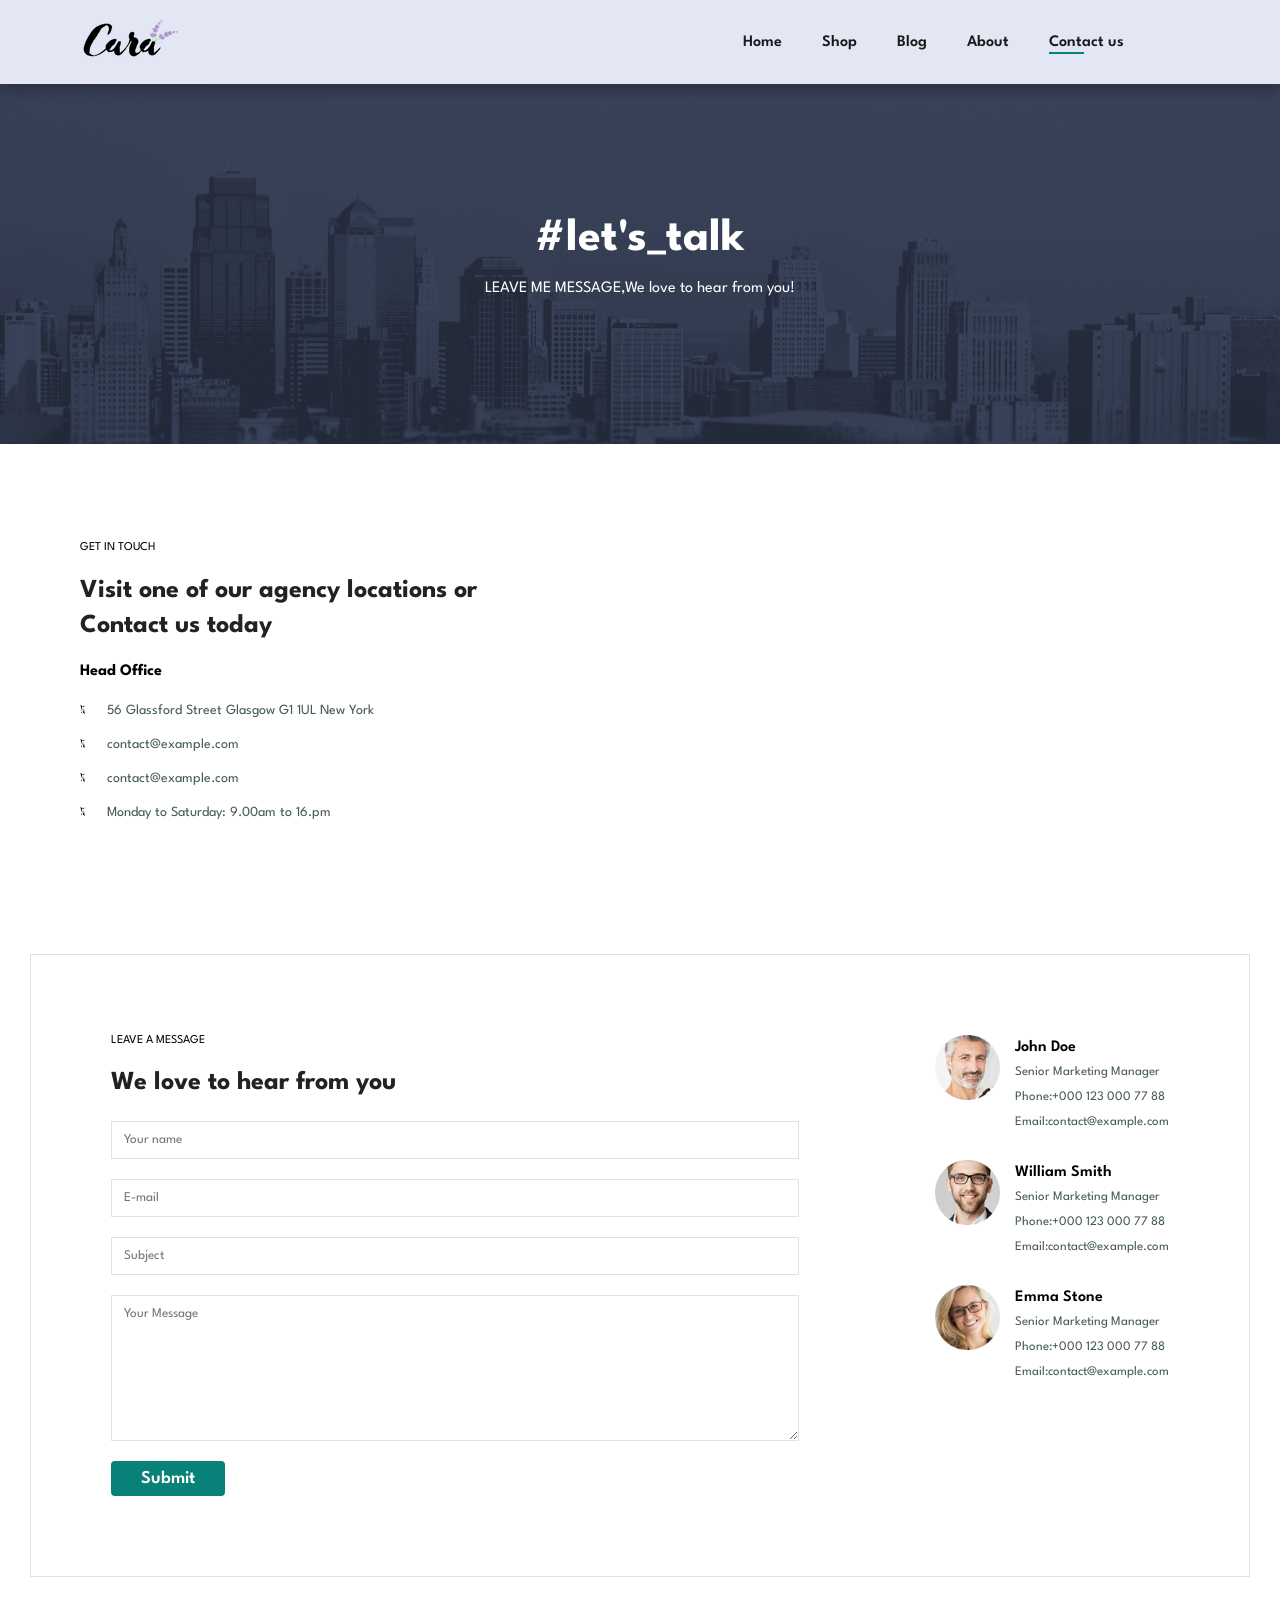
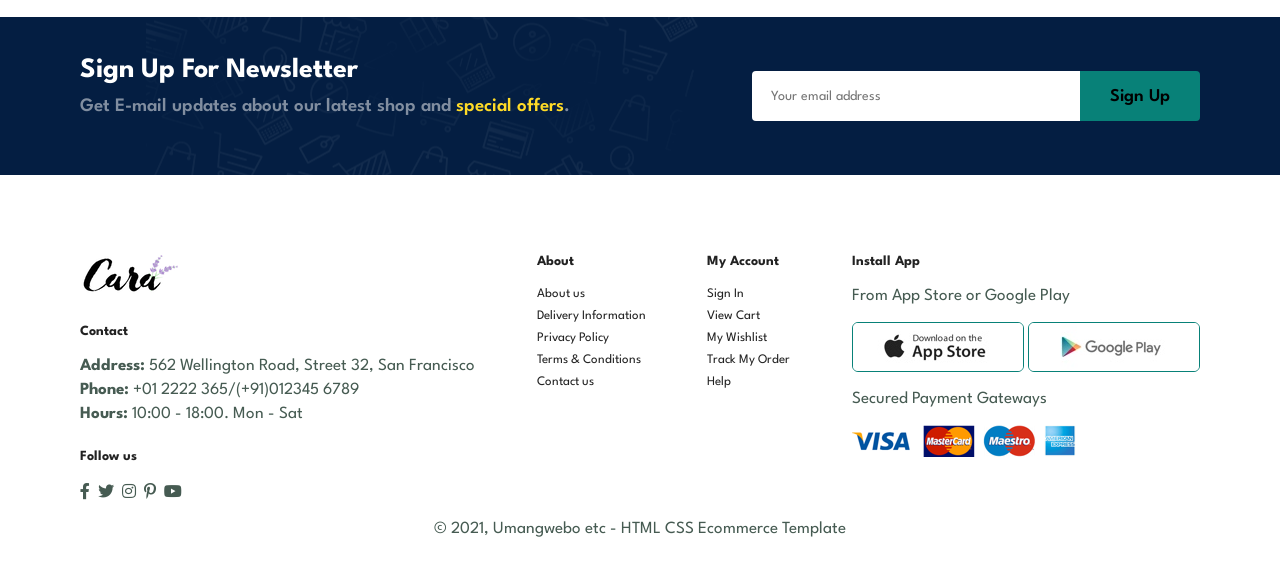
<file: contact.html>
<!DOCTYPE html>
<html lang="en">
<head>
    <meta charset="UTF-8">
    <meta name="viewport" content="width=device-width, initial-scale=1.0">
    <link rel="stylesheet" href="./style.css">
    <link rel="stylesheet" href="https://pro.fontawesome.com/releases/v5.10.0/css/all.css">
    <title>E-commerce</title>
</head>
<body>
    <section id="header">
        <a href="index.html">
            <img src="./img/logo.png" class="logo" alt="logo"/>
        </a>
        <div>
            <ul id="navbar">
                <li><a  href="index.html">Home</a> </li>
                   <li> <a href="shop.html">Shop</a> </li>
                   <li> <a href="blog.html">Blog</a></li>
                   <li> <a href="about.html">About</a></li>
                   <li> <a class="active" href="contact.html">Contact us</a></li>
                   <li id="lg-bag"><a href="cart.html"><i class="far fa-shopping-bag"></i></a></li>
                   <a href="#" id="close"><i class="far fa-times"></i></a>
            </ul>
        </div>
        <div id="mobile">
             <a href="cart.html"><i class="far fa-shopping-bag"></i></a>
            <i id="bar" class="fas fa-outdent"></i>
        </div>
    </section>
    <section id="page-header" class="about-header">
        <h2>#let's_talk</h2>
        <P>LEAVE ME MESSAGE,We love to hear from you!</P>
    </section>
    <section id="contact-details" class="section-p1">
        <div class="details">
            <span>GET IN TOUCH</span>
            <h2>Visit one of our agency locations or Contact us today </h2>
            <h3>Head Office</h3>
            <div>
                <li>
                    <i class="fal fa-map"></i>
                    <p>56 Glassford Street Glasgow G1 1UL New York</p>
                </li>
                <li>
                    <i class="fal fa-envelope"></i>
                    <p>contact@example.com</p>
                </li>
                <li>
                    <i class="fal fa-phone-alt"></i>
                    <p>contact@example.com</p>
                </li>
                <li>
                    <i class="fal fa-clock"></i>
                    <p>Monday to Saturday: 9.00am to 16.pm</p>
                </li>
            </div>
        </div>
        <div class="map">
            <iframe 
            src="https://www.google.com/maps/embed?pb=!1m18!1m12!1m3!1d158021.23078426038!2d-1.348396030588602!3d51.75194488347101!2m3!1f0!2f0!3f0!3m2!1i1024!2i768!4f13.1!3m3!1m2!1s0x4876c6a9ef8c485b%3A0xd2ff1883a02fa2d7!2sOxford%2C%20UK!5e0!3m2!1sen!2sin!4v1700000000000!5m2!1sen!2sin" 
            width="600" 
            height="450" 
            style="border:0;" 
            allowfullscreen="" 
            loading="lazy" 
            referrerpolicy="no-referrer-when-downgrade"
            title="Map of Oxford">
           </iframe>
        </div>
    </section>
    <section id="form-details">
        <form action="">
            <span>LEAVE A MESSAGE</span>
            <h2>We love to hear from you</h2>
            <input type="text" placeholder="Your name">
            <input type="text" placeholder="E-mail">
            <input type="text" placeholder="Subject">
           <textarea name="" id="" cols="30" rows="10" placeholder="Your Message"></textarea>
           <button class="normal">Submit</button>
        </form>
        <div class="people">
            <div>
                <img src="./img/people/1.png" alt="">
                <p><span>John Doe</span>Senior Marketing Manager<br>Phone:+000 123 000 77 88<br>Email:contact@example.com</p>
            </div>
            <div>
                <img src="./img/people/2.png" alt="">
                <p><span>William Smith</span>Senior Marketing Manager<br>Phone:+000 123 000 77 88<br>Email:contact@example.com</p>
            </div>
            <div>
                <img src="./img/people/3.png" alt="">
                <p><span>Emma Stone</span>Senior Marketing Manager<br>Phone:+000 123 000 77 88<br>Email:contact@example.com</p>
            </div>
        </div>
    </section>
    <section id="newsletter" class="section-p1 section-m1">
        <div class="newstext">
         <h4>Sign Up For Newsletter</h4>
         <p>Get E-mail updates about our latest shop and <span>special offers</span>.</p>
        </div>
        <div class="form">
            <input type="text" placeholder="Your email address">
            <button class="normal">Sign Up</button>
        </div>
    </section>
    
    <footer class="section-p1">

        <div class="col">
            <img class="logo" src="./img/logo.png" alt="">
            <h4>Contact</h4>
            <p><strong>Address:</strong> 562 Wellington Road, Street 32, San Francisco</p>
            <p><strong>Phone:</strong> +01 2222 365/(+91)012345 6789</p>
            <p><strong>Hours:</strong> 10:00 - 18:00. Mon - Sat</p>
            <div class="follow">
                <h4>Follow us</h4>
                <div class="icon">
                    <i class="fab fa-facebook-f"></i>
                    <i class="fab fa-twitter"></i>
                    <i class="fab fa-instagram"></i>
                    <i class="fab fa-pinterest-p"></i>
                    <i class="fab fa-youtube"></i>
                   

                </div>
            </div>
        </div>
        <div class="col">
            <h4>About</h4>
            <a href="#">About us</a>
            <a href="#">Delivery Information</a>
            <a href="#">Privacy Policy</a>
            <a href="#">Terms & Conditions</a>
            <a href="#">Contact us</a>
        </div>
        <div class="col">
            <h4>My Account</h4>
            <a href="#">Sign In</a>
            <a href="#">View Cart</a>
            <a href="#">My Wishlist</a>
            <a href="#">Track My Order</a>
            <a href="#">Help</a>
        </div>
       <div class="col install">
        <h4>Install App</h4>
        <p>From App Store or Google Play</p>
        <div class="row">
            <img src="./img/pay/app.jpg" alt="">
            <img src="./img/pay/play.jpg" alt="">
        </div>
        <p>Secured Payment Gateways</p>
        <img src="./img/pay/pay.png" alt="">
       </div>
       <div class="copyright">
        <p> &copy; 2021, Umangwebo etc - HTML CSS Ecommerce Template</p>

       </div>


    </footer>
    <script src="script.js"></script>
</body>
</html>
</file>
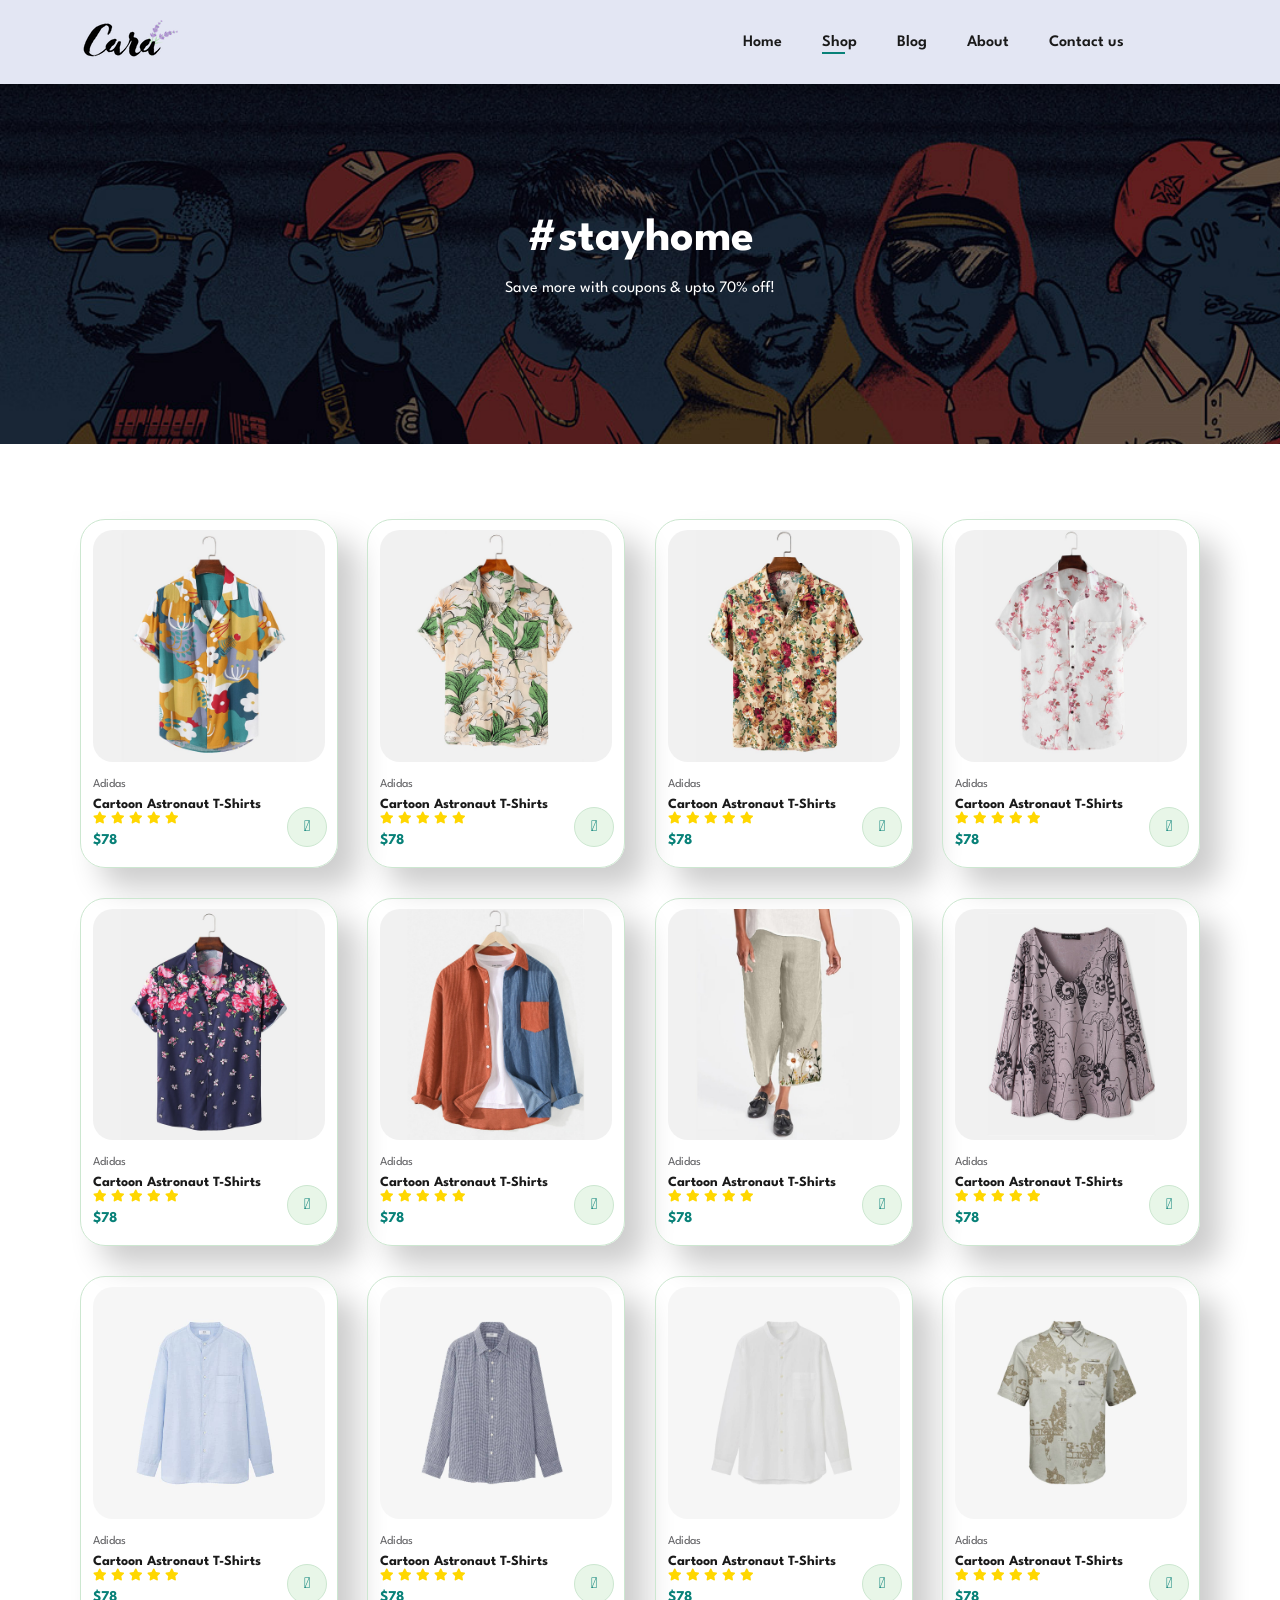
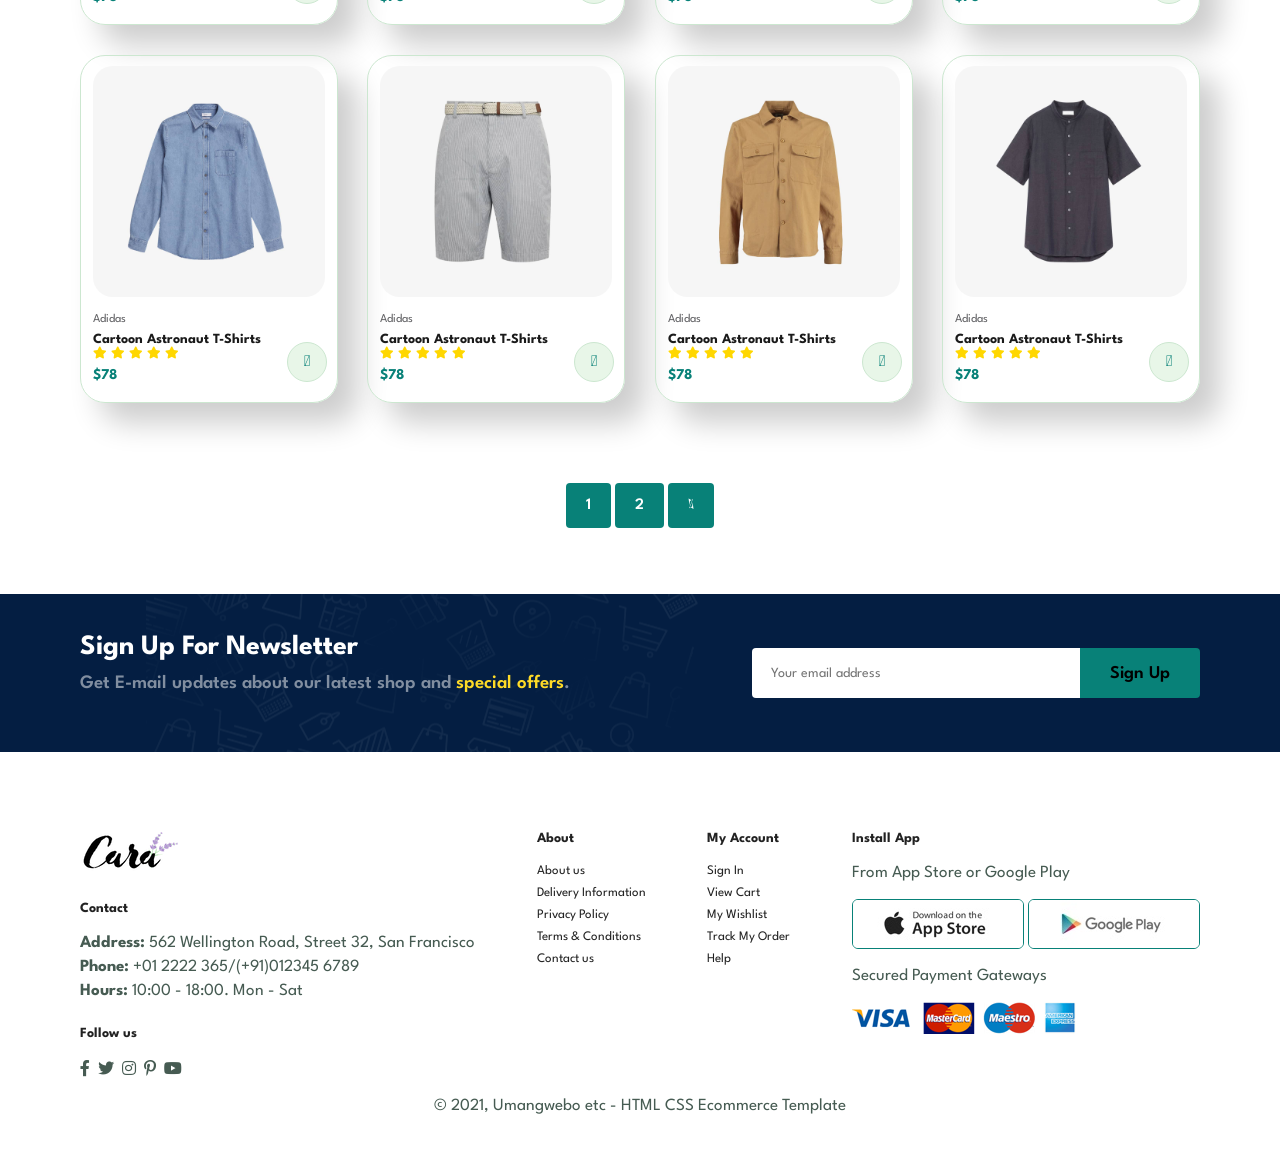
<file: shop.html>
<!DOCTYPE html>
<html lang="en">
<head>
    <meta charset="UTF-8">
    <meta name="viewport" content="width=device-width, initial-scale=1.0">
    <link rel="stylesheet" href="./style.css">
    <link rel="stylesheet" href="https://pro.fontawesome.com/releases/v5.10.0/css/all.css">
    <title>E-commerce</title>
</head>
<body>
    <section id="header">
        <a href="index.html">
            <img src="./img/logo.png" class="logo" alt="logo"/>
        </a>
        <div>
            <ul id="navbar">
                <li><a  href="index.html">Home</a> </li>
                   <li> <a class="active" href="shop.html">Shop</a> </li>
                   <li> <a href="blog.html">Blog</a></li>
                   <li> <a href="about.html">About</a></li>
                   <li> <a href="contact.html">Contact us</a></li>
                   <li id="lg-bag"><a href="cart.html"><i class="far fa-shopping-bag"></i></a></li>
                   <a href="#" id="close"><i class="far fa-times"></i></a>
            </ul>
        </div>
        <div id="mobile">
             <a href="cart.html"><i class="far fa-shopping-bag"></i></a>
            <i id="bar" class="fas fa-outdent"></i>
        </div>
    </section>
    <section id="page-header">
        <h2>#stayhome</h2>
        <P>Save more with coupons & upto 70% off!</P>
    </section>
   
    <section id="product1" class="section-p1">
        <div class="pro-container">
            <div class="pro" onclick="window.location.href='sproduct.html';">
                <img src="./img/products/f1.jpg" alt="">
                <div class="des">
                    <span>Adidas</span>
                    <h5>Cartoon Astronaut T-Shirts</h5>
                    <div class="star">
                        <i class="fas fa-star"></i>
                        <i class="fas fa-star"></i>
                        <i class="fas fa-star"></i>
                        <i class="fas fa-star"></i>
                        <i class="fas fa-star"></i>
                    </div>
                    <h4>$78</h4>
                </div>
                <a href="#"><i class="fal fa-shopping-cart cart"></i></a>
            </div>
            <div class="pro">
                <img src="./img/products/f2.jpg" alt="">
                <div class="des">
                    <span>Adidas</span>
                    <h5>Cartoon Astronaut T-Shirts</h5>
                    <div class="star">
                        <i class="fas fa-star"></i>
                        <i class="fas fa-star"></i>
                        <i class="fas fa-star"></i>
                        <i class="fas fa-star"></i>
                        <i class="fas fa-star"></i>
                    </div>
                    <h4>$78</h4>
                </div>
                <a href="#"><i class="fal fa-shopping-cart cart"></i></a>
            </div>
            <div class="pro">
                <img src="./img/products/f3.jpg" alt="">
                <div class="des">
                    <span>Adidas</span>
                    <h5>Cartoon Astronaut T-Shirts</h5>
                    <div class="star">
                        <i class="fas fa-star"></i>
                        <i class="fas fa-star"></i>
                        <i class="fas fa-star"></i>
                        <i class="fas fa-star"></i>
                        <i class="fas fa-star"></i>
                    </div>
                    <h4>$78</h4>
                </div>
                <a href="#"><i class="fal fa-shopping-cart cart"></i></a>
            </div>
            <div class="pro">
                <img src="./img/products/f4.jpg" alt="">
                <div class="des">
                    <span>Adidas</span>
                    <h5>Cartoon Astronaut T-Shirts</h5>
                    <div class="star">
                        <i class="fas fa-star"></i>
                        <i class="fas fa-star"></i>
                        <i class="fas fa-star"></i>
                        <i class="fas fa-star"></i>
                        <i class="fas fa-star"></i>
                    </div>
                    <h4>$78</h4>
                </div>
                <a href="#"><i class="fal fa-shopping-cart cart"></i></a>
            </div>
            <div class="pro">
                <img src="./img/products/f5.jpg" alt="">
                <div class="des">
                    <span>Adidas</span>
                    <h5>Cartoon Astronaut T-Shirts</h5>
                    <div class="star">
                        <i class="fas fa-star"></i>
                        <i class="fas fa-star"></i>
                        <i class="fas fa-star"></i>
                        <i class="fas fa-star"></i>
                        <i class="fas fa-star"></i>
                    </div>
                    <h4>$78</h4>
                </div>
                <a href="#"><i class="fal fa-shopping-cart cart"></i></a>
            </div>
            <div class="pro">
                <img src="./img/products/f6.jpg" alt="">
                <div class="des">
                    <span>Adidas</span>
                    <h5>Cartoon Astronaut T-Shirts</h5>
                    <div class="star">
                        <i class="fas fa-star"></i>
                        <i class="fas fa-star"></i>
                        <i class="fas fa-star"></i>
                        <i class="fas fa-star"></i>
                        <i class="fas fa-star"></i>
                    </div>
                    <h4>$78</h4>
                </div>
                <a href="#"><i class="fal fa-shopping-cart cart"></i></a>
            </div>
            <div class="pro">
                <img src="./img/products/f7.jpg" alt="">
                <div class="des">
                    <span>Adidas</span>
                    <h5>Cartoon Astronaut T-Shirts</h5>
                    <div class="star">
                        <i class="fas fa-star"></i>
                        <i class="fas fa-star"></i>
                        <i class="fas fa-star"></i>
                        <i class="fas fa-star"></i>
                        <i class="fas fa-star"></i>
                    </div>
                    <h4>$78</h4>
                </div>
                <a href="#"><i class="fal fa-shopping-cart cart"></i></a>
            </div>
            <div class="pro">
                <img src="./img/products/f8.jpg" alt="">
                <div class="des">
                    <span>Adidas</span>
                    <h5>Cartoon Astronaut T-Shirts</h5>
                    <div class="star">
                        <i class="fas fa-star"></i>
                        <i class="fas fa-star"></i>
                        <i class="fas fa-star"></i>
                        <i class="fas fa-star"></i>
                        <i class="fas fa-star"></i>
                    </div>
                    <h4>$78</h4>
                </div>
                <a href="#"><i class="fal fa-shopping-cart cart"></i></a>
            </div>
       
            <div class="pro">
                <img src="./img/products/n1.jpg" alt="">
                <div class="des">
                    <span>Adidas</span>
                    <h5>Cartoon Astronaut T-Shirts</h5>
                    <div class="star">
                        <i class="fas fa-star"></i>
                        <i class="fas fa-star"></i>
                        <i class="fas fa-star"></i>
                        <i class="fas fa-star"></i>
                        <i class="fas fa-star"></i>
                    </div>
                    <h4>$78</h4>
                </div>
                <a href="#"><i class="fal fa-shopping-cart cart"></i></a>
            </div>
            <div class="pro">
                <img src="./img/products/n2.jpg" alt="">
                <div class="des">
                    <span>Adidas</span>
                    <h5>Cartoon Astronaut T-Shirts</h5>
                    <div class="star">
                        <i class="fas fa-star"></i>
                        <i class="fas fa-star"></i>
                        <i class="fas fa-star"></i>
                        <i class="fas fa-star"></i>
                        <i class="fas fa-star"></i>
                    </div>
                    <h4>$78</h4>
                </div>
                <a href="#"><i class="fal fa-shopping-cart cart"></i></a>
            </div>
            <div class="pro">
                <img src="./img/products/n3.jpg" alt="">
                <div class="des">
                    <span>Adidas</span>
                    <h5>Cartoon Astronaut T-Shirts</h5>
                    <div class="star">
                        <i class="fas fa-star"></i>
                        <i class="fas fa-star"></i>
                        <i class="fas fa-star"></i>
                        <i class="fas fa-star"></i>
                        <i class="fas fa-star"></i>
                    </div>
                    <h4>$78</h4>
                </div>
                <a href="#"><i class="fal fa-shopping-cart cart"></i></a>
            </div>
            <div class="pro">
                <img src="./img/products/n4.jpg" alt="">
                <div class="des">
                    <span>Adidas</span>
                    <h5>Cartoon Astronaut T-Shirts</h5>
                    <div class="star">
                        <i class="fas fa-star"></i>
                        <i class="fas fa-star"></i>
                        <i class="fas fa-star"></i>
                        <i class="fas fa-star"></i>
                        <i class="fas fa-star"></i>
                    </div>
                    <h4>$78</h4>
                </div>
                <a href="#"><i class="fal fa-shopping-cart cart"></i></a>
            </div>
            <div class="pro">
                <img src="./img/products/n5.jpg" alt="">
                <div class="des">
                    <span>Adidas</span>
                    <h5>Cartoon Astronaut T-Shirts</h5>
                    <div class="star">
                        <i class="fas fa-star"></i>
                        <i class="fas fa-star"></i>
                        <i class="fas fa-star"></i>
                        <i class="fas fa-star"></i>
                        <i class="fas fa-star"></i>
                    </div>
                    <h4>$78</h4>
                </div>
                <a href="#"><i class="fal fa-shopping-cart cart"></i></a>
            </div>
            <div class="pro">
                <img src="./img/products/n6.jpg" alt="">
                <div class="des">
                    <span>Adidas</span>
                    <h5>Cartoon Astronaut T-Shirts</h5>
                    <div class="star">
                        <i class="fas fa-star"></i>
                        <i class="fas fa-star"></i>
                        <i class="fas fa-star"></i>
                        <i class="fas fa-star"></i>
                        <i class="fas fa-star"></i>
                    </div>
                    <h4>$78</h4>
                </div>
                <a href="#"><i class="fal fa-shopping-cart cart"></i></a>
            </div>
            <div class="pro">
                <img src="./img/products/n7.jpg" alt="">
                <div class="des">
                    <span>Adidas</span>
                    <h5>Cartoon Astronaut T-Shirts</h5>
                    <div class="star">
                        <i class="fas fa-star"></i>
                        <i class="fas fa-star"></i>
                        <i class="fas fa-star"></i>
                        <i class="fas fa-star"></i>
                        <i class="fas fa-star"></i>
                    </div>
                    <h4>$78</h4>
                </div>
                <a href="#"><i class="fal fa-shopping-cart cart"></i></a>
            </div>
            <div class="pro">
                <img src="./img/products/n8.jpg" alt="">
                <div class="des">
                    <span>Adidas</span>
                    <h5>Cartoon Astronaut T-Shirts</h5>
                    <div class="star">
                        <i class="fas fa-star"></i>
                        <i class="fas fa-star"></i>
                        <i class="fas fa-star"></i>
                        <i class="fas fa-star"></i>
                        <i class="fas fa-star"></i>
                    </div>
                    <h4>$78</h4>
                </div>
                <a href="#"><i class="fal fa-shopping-cart cart"></i></a>
            </div>
        </div>
        
    </section>
    <section id="pagination" class="section-p1">
        <a href="#">1</a>
        <a href="#">2</a>
        <a href="#"><i class="fal fa-long-arrow-alt-right"></i></a>
    </section>
    
    
    <section id="newsletter" class="section-p1 section-m1">
        <div class="newstext">
         <h4>Sign Up For Newsletter</h4>
         <p>Get E-mail updates about our latest shop and <span>special offers</span>.</p>
        </div>
        <div class="form">
            <input type="text" placeholder="Your email address">
            <button class="normal">Sign Up</button>
        </div>
    </section>
    <footer class="section-p1">
        <div class="col">
            <img class="logo" src="./img/logo.png" alt="">
            <h4>Contact</h4>
            <p><strong>Address:</strong> 562 Wellington Road, Street 32, San Francisco</p>
            <p><strong>Phone:</strong> +01 2222 365/(+91)012345 6789</p>
            <p><strong>Hours:</strong> 10:00 - 18:00. Mon - Sat</p>
            <div class="follow">
                <h4>Follow us</h4>
                <div class="icon">
                    <i class="fab fa-facebook-f"></i>
                    <i class="fab fa-twitter"></i>
                    <i class="fab fa-instagram"></i>
                    <i class="fab fa-pinterest-p"></i>
                    <i class="fab fa-youtube"></i>
                   

                </div>
            </div>
        </div>
        <div class="col">
            <h4>About</h4>
            <a href="#">About us</a>
            <a href="#">Delivery Information</a>
            <a href="#">Privacy Policy</a>
            <a href="#">Terms & Conditions</a>
            <a href="#">Contact us</a>
        </div>
        <div class="col">
            <h4>My Account</h4>
            <a href="#">Sign In</a>
            <a href="#">View Cart</a>
            <a href="#">My Wishlist</a>
            <a href="#">Track My Order</a>
            <a href="#">Help</a>
        </div>
       <div class="col install">
        <h4>Install App</h4>
        <p>From App Store or Google Play</p>
        <div class="row">
            <img src="./img/pay/app.jpg" alt="">
            <img src="./img/pay/play.jpg" alt="">
        </div>
        <p>Secured Payment Gateways</p>
        <img src="./img/pay/pay.png" alt="">
       </div>
       <div class="copyright">
        <p> &copy; 2021, Umangwebo etc - HTML CSS Ecommerce Template</p>

       </div>


    </footer>
    <script src="script.js"></script>
</body>
</html>
</file>
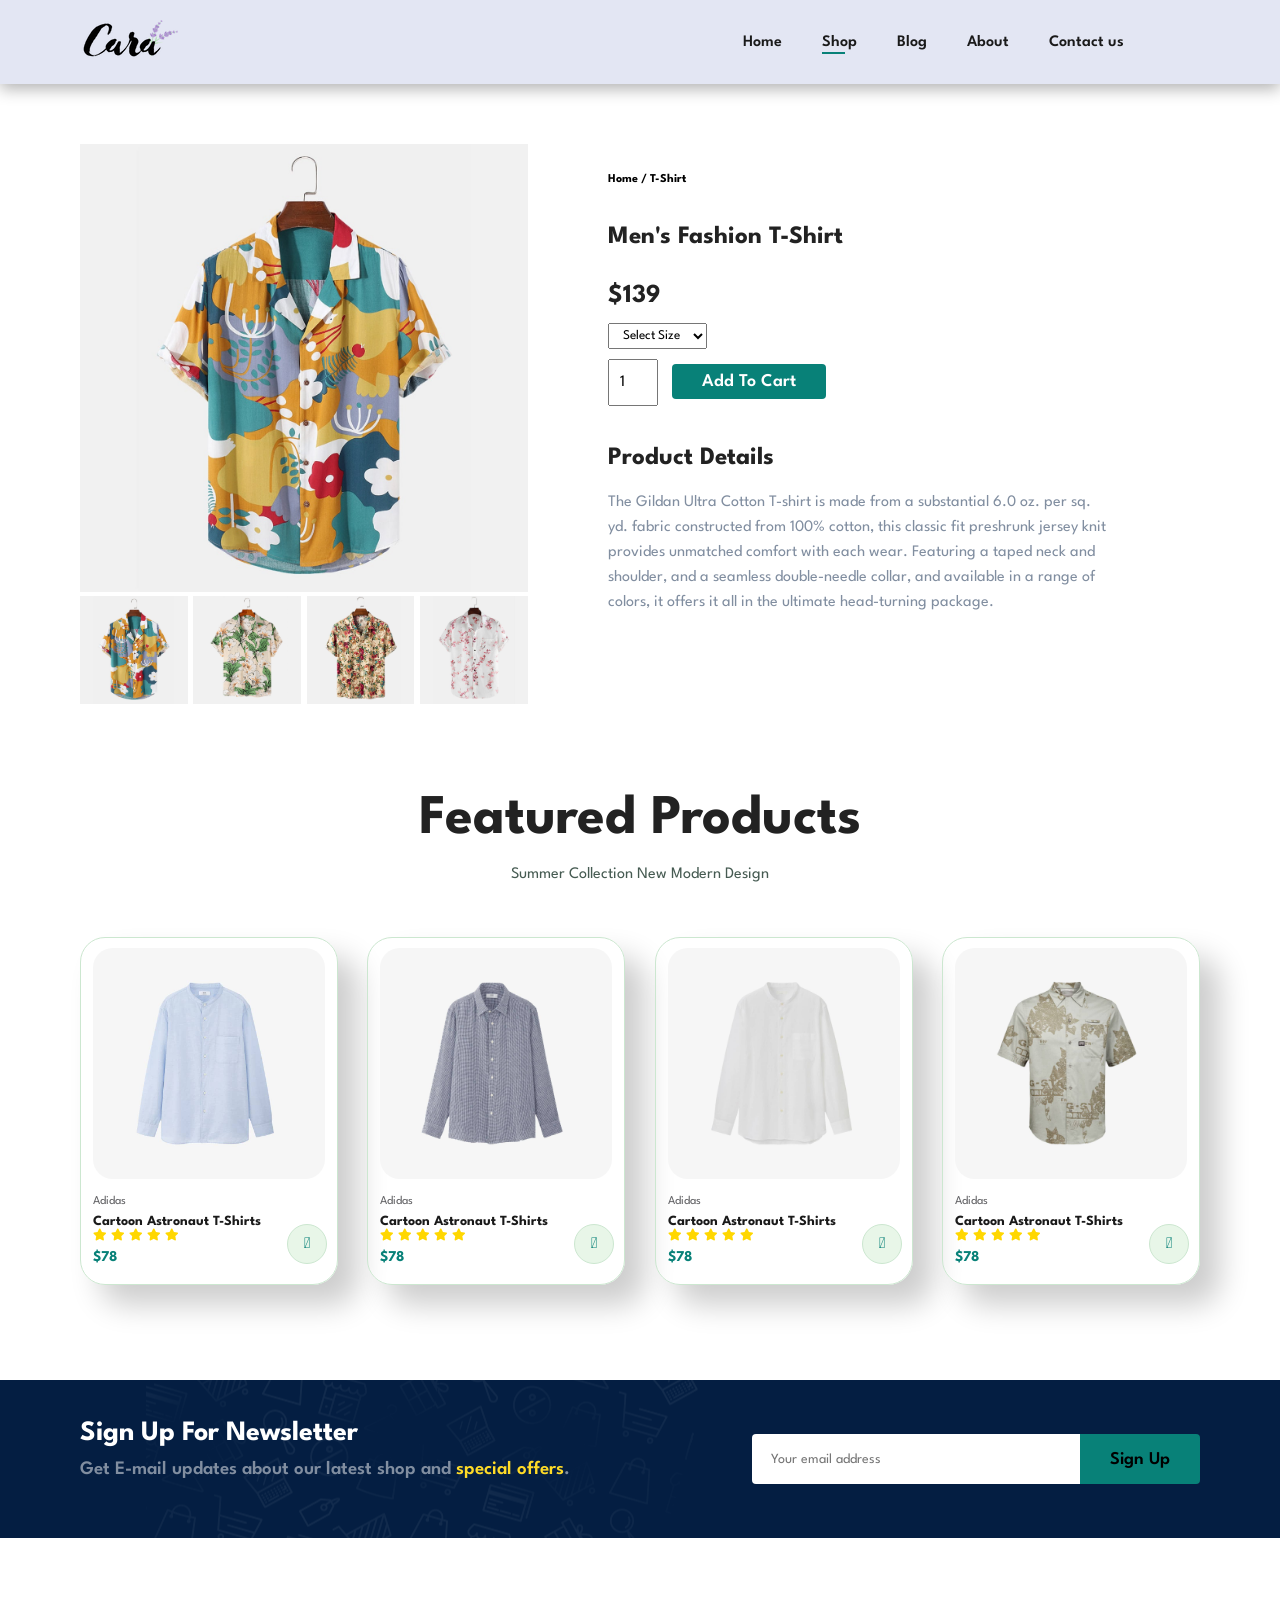
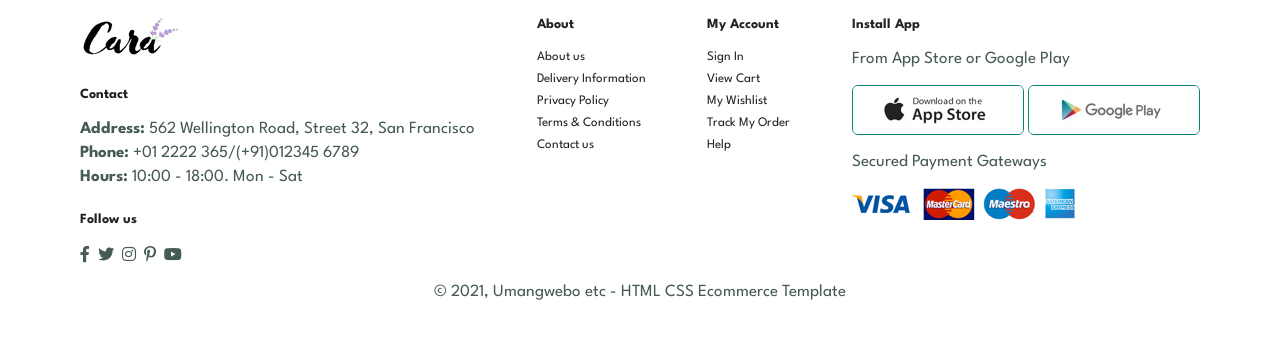
<file: sproduct.html>
<!DOCTYPE html>
<html lang="en">
<head>
    <meta charset="UTF-8">
    <meta name="viewport" content="width=device-width, initial-scale=1.0">
    <link rel="stylesheet" href="./style.css">
    <link rel="stylesheet" href="https://pro.fontawesome.com/releases/v5.10.0/css/all.css">
    <title>E-commerce</title>
</head>
<body>
    <section id="header">
        <a href="index.html">
            <img src="./img/logo.png" class="logo" alt="logo"/>
        </a>
        <div>
            <ul id="navbar">
                <li><a  href="index.html">Home</a> </li>
                   <li> <a class="active" href="shop.html">Shop</a> </li>
                   <li> <a href="blog.html">Blog</a></li>
                   <li> <a href="about.html">About</a></li>
                   <li> <a href="contact.html">Contact us</a></li>
                   <li id="lg-bag"><a href="cart.html"><i class="far fa-shopping-bag"></i></a></li>
                   <a href="#" id="close"><i class="far fa-times"></i></a>
            </ul>
        </div>
        <div id="mobile">
             <a href="cart.html"><i class="far fa-shopping-bag"></i></a>
            <i id="bar" class="fas fa-outdent"></i>
        </div>
    </section>
    <section id="prodetails" class="section-p1">
         <div class="single-pro-image">
            <img src="./img/products/f1.jpg" width="100%" id="MainImg" alt="">
            <div class="small-img-group">
                 <div class="small-img-col">
                    <img src="./img/products/f1.jpg" width="100%" class="small-img" alt="">
                 </div>
                  <div class="small-img-col">
                    <img src="./img/products/f2.jpg" width="100%" class="small-img" alt="">
                 </div>
                  <div class="small-img-col">
                    <img src="./img/products/f3.jpg" width="100%" class="small-img" alt="">
                 </div>
                  <div class="small-img-col">
                    <img src="./img/products/f4.jpg" width="100%" class="small-img" alt="">
                 </div>
            </div>
         </div>
         <div class="single-pro-details">
            <h6>Home / T-Shirt</h6>
            <h4>Men's Fashion T-Shirt</h4>
            <h2>$139</h2>
            <select>
                <option>Select Size</option>
                <option>XL</option>
                <option>XXL</option>
                <option>Small</option>
                <option>Large </option>
            </select>
            <input type="number" value="1">
            <button class="normal">Add To Cart</button>
            <h4>Product Details</h4>
            <span>The Gildan Ultra Cotton T-shirt is made from a substantial 6.0 oz.
                 per sq. yd. fabric constructed from 100% cotton, this classic fit preshrunk jersey knit provides unmatched comfort with each wear.
                  Featuring a taped neck and shoulder,
                  and a seamless double-needle collar, and available in a range of colors, it offers it all in the ultimate head-turning package.
            </span>
         </div>
    </section>
    <section id="product1" class="section-p1">
        <h1>Featured Products</h1>
        <p>Summer Collection New Modern Design</p>
        <div class="pro-container">
            <div class="pro"> 
                <img src="./img/products/n1.jpg" alt="">
                <div class="des">
                    <span>Adidas</span>
                    <h5>Cartoon Astronaut T-Shirts</h5>
                    <div class="star">
                        <i class="fas fa-star"></i>
                        <i class="fas fa-star"></i>
                        <i class="fas fa-star"></i>
                        <i class="fas fa-star"></i>
                        <i class="fas fa-star"></i>
                    </div>
                    <h4>$78</h4>
                </div>
                <a href="#"><i class="fal fa-shopping-cart cart"></i></a>
            </div>
            <div class="pro">
                <img src="./img/products/n2.jpg" alt="">
                <div class="des">
                    <span>Adidas</span>
                    <h5>Cartoon Astronaut T-Shirts</h5>
                    <div class="star">
                        <i class="fas fa-star"></i>
                        <i class="fas fa-star"></i>
                        <i class="fas fa-star"></i>
                        <i class="fas fa-star"></i>
                        <i class="fas fa-star"></i>
                    </div>
                    <h4>$78</h4>
                </div>
                <a href="#"><i class="fal fa-shopping-cart cart"></i></a>
            </div>
            <div class="pro">
                <img src="./img/products/n3.jpg" alt="">
                <div class="des">
                    <span>Adidas</span>
                    <h5>Cartoon Astronaut T-Shirts</h5>
                    <div class="star">
                        <i class="fas fa-star"></i>
                        <i class="fas fa-star"></i>
                        <i class="fas fa-star"></i>
                        <i class="fas fa-star"></i>
                        <i class="fas fa-star"></i>
                    </div>
                    <h4>$78</h4>
                </div>
                <a href="#"><i class="fal fa-shopping-cart cart"></i></a>
            </div>
            <div class="pro">
                <img src="./img/products/n4.jpg" alt="">
                <div class="des">
                    <span>Adidas</span>
                    <h5>Cartoon Astronaut T-Shirts</h5>
                    <div class="star">
                        <i class="fas fa-star"></i>
                        <i class="fas fa-star"></i>
                        <i class="fas fa-star"></i>
                        <i class="fas fa-star"></i>
                        <i class="fas fa-star"></i>
                    </div>
                    <h4>$78</h4>
                </div>
                <a href="#"><i class="fal fa-shopping-cart cart"></i></a>
               </div>
            </div>
        </div>
        
    </section>
    <section id="newsletter" class="section-p1 section-m1">
        <div class="newstext">
         <h4>Sign Up For Newsletter</h4>
         <p>Get E-mail updates about our latest shop and <span>special offers</span>.</p>
        </div>
        <div class="form">
            <input type="text" placeholder="Your email address">
            <button class="normal">Sign Up</button>
        </div>
    </section>
    <footer class="section-p1">
        <div class="col">
            <img class="logo" src="./img/logo.png" alt="">
            <h4>Contact</h4>
            <p><strong>Address:</strong> 562 Wellington Road, Street 32, San Francisco</p>
            <p><strong>Phone:</strong> +01 2222 365/(+91)012345 6789</p>
            <p><strong>Hours:</strong> 10:00 - 18:00. Mon - Sat</p>
            <div class="follow">
                <h4>Follow us</h4>
                <div class="icon">
                    <i class="fab fa-facebook-f"></i>
                    <i class="fab fa-twitter"></i>
                    <i class="fab fa-instagram"></i>
                    <i class="fab fa-pinterest-p"></i>
                    <i class="fab fa-youtube"></i>
                   

                </div>
            </div>
        </div>
        <div class="col">
            <h4>About</h4>
            <a href="#">About us</a>
            <a href="#">Delivery Information</a>
            <a href="#">Privacy Policy</a>
            <a href="#">Terms & Conditions</a>
            <a href="#">Contact us</a>
        </div>
        <div class="col">
            <h4>My Account</h4>
            <a href="#">Sign In</a>
            <a href="#">View Cart</a>
            <a href="#">My Wishlist</a>
            <a href="#">Track My Order</a>
            <a href="#">Help</a>
        </div>
       <div class="col install">
        <h4>Install App</h4>
        <p>From App Store or Google Play</p>
        <div class="row">
            <img src="./img/pay/app.jpg" alt="">
            <img src="./img/pay/play.jpg" alt="">
        </div>
        <p>Secured Payment Gateways</p>
        <img src="./img/pay/pay.png" alt="">
       </div>
       <div class="copyright">
        <p> &copy; 2021, Umangwebo etc - HTML CSS Ecommerce Template</p>

       </div>


    </footer>
    <script>
        var MainImg = document.getElementById("MainImg");
        var smallimg = document.getElementsByClassName("small-img")
         smallimg[0].onclick = function(){
            MainImg.src = smallimg[0].src;
         }
         smallimg[1].onclick = function(){
            MainImg.src = smallimg[1].src;
         }
         smallimg[2].onclick = function(){
            MainImg.src = smallimg[2].src;
         }
         smallimg[3].onclick = function(){
            MainImg.src = smallimg[3].src;
         }
    </script>

    <script src="script.js"></script>
</body>
</html>
</file>
<file: style.css>
@import url('https://fonts.googleapis.com/css2?family=League+Spartan:wght@100..900&display=swap');
*{
    margin: 0;
    padding: 0;
    box-sizing:border-box;
    font-family: 'league spartan',sans-serif;
}
html, body {
    overflow-x: hidden;
    width: 100%;
}
h1{
    font-size: 56px;
    line-height: 64px;
    color: #222;
}
h2{
    font-size: 46px;
    line-height: 54px;
    color: #222;
}
h4{
    font-size: 25px;
    color: #222;
}
h6{
    font-weight: 700;
    font-size: 12px;
}
P{
    font-size: 16px;
    color: #465b52;
    margin: 15px 0 20px 0;
}
.section-p1{
    padding: 40px 80px;
}
.section-m1{
    margin: 40px 0;
}
button.normal{
    font-size: 18px;
    font-weight: 600;
    padding: 9px 30px;
    color: #000;
    background-color: #fff;
    border-radius: 4px;
    cursor: pointer;
    border: none;
    outline: none;
    transition: 0.2s ease;
}
button.white{
    font-size: 14px;
    font-weight: 600;
    padding: 11px 18px;
    color: #fff;
    background-color: transparent;
    border-radius: 4px;
    cursor: pointer;
    border: none;
    outline: none;
    transition: 0.2s ease;
    border: 1px white solid;
}

body{
    width: 100%;
}
/* header start */
#header{
    display: flex;
    align-items: center;
    justify-content: space-between;
    padding: 20px 80px;
    background-color: #E3E6F3;
    box-shadow: 0 5px 15px rgba(0, 0, 0, 0.3);
    z-index: 999;
    position:sticky;
    top: 0px;
    left: 0px;

}
#navbar{
    display: flex;
    align-items: center;
    justify-content: center;
}
#navbar li{
    list-style: none;
    padding: 0 20px;
    position: relative;
}
#navbar li a{
    text-decoration: none;
    font-size:16px ;
    font-weight: 600;
    color: #1a1a1a;
    transition: 0.3s ease;
}
#navbar li a:hover,
#navbar li a .active{
    color: #088178;
}
#navbar li a.active::after,
#navbar li a:hover::after{
    content:"";
    width: 30%;
    height: 2px;
    background-color:#088178 ;
    position:absolute;
    bottom: -4px;
    left: 20px;
}
#mobile{
    display: none;
    align-items: center;
}

/* home page */
#hero{
    background-image: url(./img/hero4.png);
    height: 90vh;
    width: 100%;
    background-size: cover;
    background-position: top 25% right 0;
    padding: 0 80px;
    display: flex;
    flex-direction: column;
    align-items: flex-start;
    justify-content: center;

}
#hero h4{
    padding-bottom:15px ;
}
#hero h1{
    color: #088178;
}
#hero button{
    background-image: url(./img/button.png);
    background-color: transparent;
    color: #088178;
    border: 0;
    padding: 14px 80px 14px 65px;
    background-repeat: no-repeat;
    cursor: pointer;
    font-weight: 700;
    font-size: 15px;
}
#feature{
    display: flex;
    flex-wrap: wrap;
    align-items: center;
    justify-content: space-between;
}
#feature .fe-box{
   width: 180px;
   text-align: center;
   padding: 25px 15px;
   box-shadow: 10px 20px 35px rgba(0, 0, 0, 0.3);
   border: 1px solid #d6e8d9;
   border-radius: 4px;
   margin: 15px 0;
}
#feature .fe-box:hover{
    box-shadow: 5px 20px 54px rgba(70, 62,221, 0.2);
}
#feature .fe-box img{
    width: 100%;
    margin-bottom: 10px;
}
#feature .fe-box h6{
    display: inline-block;
    padding: 9px 8px 6px 8px;
    line-height: 1;
    border-radius: 4px;
    color: #088178;
    background-color: #fddde4;

}
#feature .fe-box:nth-child(2) h6{
    background-color: #cdebbc;
}
#feature .fe-box:nth-child(3) h6{
    background-color: #d1e8f2;
}
#feature .fe-box:nth-child(4) h6{
    background-color: #cdd4f8;
}
#feature .fe-box:nth-child(5) h6{
    background-color: #f6dbf6;
}
#feature .fe-box:nth-child(6) h6{
    background-color: #fff2e5;
}
#product1{
    text-align: center;
}
#product1 .pro-container{
    display: flex;
    flex-wrap: wrap;
    align-items: center;
    justify-content: space-between ;
    padding-top: 20px;
}
#product1 .pro{
    width: 23%;
    min-width: 250px;
    padding: 10px 12px;
    border:1px solid #cce7d0 ;
    border-radius: 25px;
    cursor: pointer;
    box-shadow: 20px 20px 30px rgba(0, 0, 0, 0.2);
    margin: 15px 0;
    transition: 0.2s ease;
    position: relative;
}
#product1 .pro:hover{
    box-shadow: 10px 15px 60px rgba(0, 0, 0, 0.2);
}
#product1 .pro img{
    width: 100%;
    border-radius: 20px;
}
#product1 .pro .des{
    text-align: start;
    padding: 10px 0;
}
#product1 .pro .des span{
    color: #606063;
    font-size: 12px;
}
#product1 .pro .des h5{
    padding-top: 7px;
    color: #1a1a1a;
    font-size: 14px;
}
#product1 .pro .des i{
    font-size: 12px;
    color: gold;

}
#product1 .pro .des h4{
    padding-top: 7px;
    font-size: 15px;
    font-weight: 700;
    color: #088178;
}
#product1 .pro .cart{
    width: 40px;
    height: 40px;
    line-height: 40px;
    border-radius: 50px;
    background-color: #e8f6e8;
    font-weight: 500;
    color: #088178;
    border:1px solid #cce7d0 ;
    position: absolute;
    bottom: 20px;
    right: 10px;
}
#product1 .pro .cart:hover{
    background-color: #98cda0;
}
#banner{
    display: flex;
    flex-direction: column;
    justify-content: center;
    align-items: center;
    text-align: center;
    background-image: url(./img/banner/b2.jpg);
    width: 100%;
    height: 40vh;
    background-size: cover;
    background-position: center;
}
#banner h4{
    color: #fff;
    font-size: 30px;
}
#banner h2{
    color: #fff;
    font-size: 45px;
    padding: 10px 0;
}
#banner h2 span{
    color: #ee0000;
}
button.normal:hover{
    background-color: #088178;
    color: #fff;
}
#sm-banner{
    display: flex;
    flex-direction: wrap;
    align-items: center;
    justify-content: space-between;
}
#sm-banner .banner-box{
    display: flex;
    flex-direction: column;
    justify-content: center;
    align-items: flex-start;
    background-image: url(./img/banner/b17.jpg);
    min-width: 580px;
    height: 50vh;
    background-size: cover;
    background-position: center;
    padding: 30px;
}
#sm-banner .banner-box2{
    background-image: url(./img/banner/b10.jpg);
}
#sm-banner h4{
    color: #fff;
    font-size: 16px;
    font-weight: 300;
}
#sm-banner h2{
    color: #fff;
    font-size: 28px;
    font-weight: 800;
}
#sm-banner span{
    color: #fff;
    font-size: 14px;
    font-weight: 500;
    padding-bottom: 15px;
}
button.white:hover{
    background-color: #088178;
    color: #fff;
    border: 1px #088178 solid;
}
#banner3{
    display: flex;
    flex-wrap: wrap;
    padding: 0 80px;
    justify-content: space-between;
}
#banner3 .banner-box{
    display: flex;
    flex-direction: column;
    justify-content: center;
    align-items: flex-start;
    background-image: url(./img/banner/b7.jpg);
    min-width: 30%;
    height: 30vh;
    background-size: cover;
    background-position: center;
    padding: 20px;
    margin-bottom: 20px;
}
#banner3 .banner-box2{
    background-image: url(./img/banner/b4.jpg);
}
#banner3 .banner-box3{
    background-image: url(./img/banner/b18.jpg);
}

#banner3 h2{
    color: #fff;
    font-weight: 900;
    font-size: 25px;
}
#banner3 h3{
    color: #ec544e;
    font-weight: 800;
    font-size: 18px;
}
#newsletter{
    display: flex;
    justify-content: space-between;
    flex-wrap: wrap;
    align-items: center;
    background-image: url(/img/banner/b14.png);
    background-repeat: no-repeat;
    background-position: 20% 30%;
    background-color: #041e42;
   
}
#newsletter .newstext h4{
    color: #fff;
    font-size: 28px;
    font-weight: 700;
}
#newsletter .newstext p{
    font-size: 19px;
    font-weight: 600;
    color: #818ea0;
}
#newsletter .newstext span{
    color: #ffdb27;
}
#newsletter input{
    height: 3.125rem;
    padding: 0 1.25em;
    font-size: 14px;
    width: 100%;
    border: 1px solid transparent;
    border-radius: 4px;
    outline: none;
    border-top-right-radius:0 ;
    border-bottom-right-radius:0 ;
}
#newsletter button{
     background-color: #088178; 
   /* color: #fff; */
    white-space: nowrap;
     border-top-left-radius:0 ;
    border-bottom-left-radius:0 ;
    
}
#newsletter .form{
    display: flex;
    width: 40%;
    
}
footer{
    display: flex;
    flex-wrap: wrap;
    justify-content: space-between;
}
footer .col{
    display: flex;
    flex-direction: column;
   align-items: flex-start;
   margin-bottom: 20px;
}
footer a{
    text-decoration: none;
    color: #222;
    font-size: 13px;
    margin-bottom: 10px;
    transition: 0.2s ease;
    
}
footer .logo{
    margin-bottom:30px;
    cursor: pointer;
}
footer h4{
    font-size: 14px;
    padding-bottom: 20px;
}
footer p{
    font-size: 17px;
    margin: 0 0 8px 0;
}
footer .follow{
    margin-top: 20px;
}
footer .follow i {
    color: #465b52;
    padding-right:4px ;
    cursor: pointer;
    transition: 0.2s ease;
}
  footer .install .row img{
    border: 1px solid #088178;
    border-radius: 6px;
  }
  footer .install img{
    margin: 10px 0 15px 0 ;
  }
  footer .follow i:hover, footer a:hover{
    color: #088178;
  }
  footer .copyright{
    width: 100%;
    text-align: center;
  }
  #close{
    display: none;
  }
  

/* shop page */

#page-header{
    background-image: url("./img/banner/b1.jpg");
    width: 100%;
    height: 40vh;
    background-size: cover;
    display: flex;
    flex-direction: column;
    text-align: center;
    justify-content: center;
    padding: 14px;
}
#page-header h2,#page-header p{
    color: #fff;
}
#pagination{
    text-align: center;
}
#pagination a{
    text-decoration: none;
    background-color: #088178;
    padding: 15px 20px;
    border-radius: 4px;
    font-weight: 600;
    color: #fff;
}
#pagination a i{
    font-size: 16px;
    font-weight: 600;
}

 /* Single product */
 #prodetails{
    display: flex;
    margin-top: 20px;
 }
#prodetails .single-pro-image{
     width: 40%;
     margin-right: 50px;
}
.small-img-group{
    display: flex;
    justify-content: space-between;
}
.small-img-col{
    flex-basis: 24%;
    cursor: pointer;
}
#prodetails .single-pro-details{
    width: 50%;
    padding: 30px;
}
#prodetails .single-pro-details h4{
    padding: 40px 0 20px 0;

}
#prodetails .single-pro-details h2{
    font-size: 26px;
}
#prodetails .single-pro-details select{
    display: block;
    padding: 5px 10px;
    margin: 0 5px 10px 0 ;
}
#prodetails .single-pro-details input{
    width: 50px;
    height: 47px;
    padding-left: 10px;
    font-size: 16px; 
    margin-right: 10px;
}
#prodetails .single-pro-details input.focus{
    outline: none;
}
#prodetails .single-pro-details button{
    background-color: #088178;
    color: #fff;
}
#prodetails .single-pro-details span{
    line-height: 25px;
    color: #818ea0;
}
  /* Blog page */

#page-header.blog-header{
     background-image: url("./img/banner/b19.jpg");
  }
  #blog{
     padding: 150px 150px 0 150px;
  }
  #blog .blog-box{
      display: flex;
      align-items: center;
      width: 100%;
      position: relative;
      padding-bottom: 90px;
  }
  #blog .blog-img{
    width: 50%;
    margin-right: 40px ;
  }
  #blog img{
    width: 100%;
    height: 300px;
    object-fit: cover;
    
  }
  #blog .blog-details{
    width: 50%;
  }
  #blog .blog-details a{
    text-decoration: none;
    font-size: 11px;
    color: #000 ;
    font-weight: 700;
    position: relative;
    transition: 0.3s;
  }
  #blog .blog-details a::after{
    content: "";
    height: 1px;
    width: 50px;
    background-color: #000;
    position: absolute;
    top: 4px;
    right: -60px;
  }
  #blog .blog-details a:hover{
    color: #088178;
  }
  #blog .blog-details a:hover::after{
    background-color: #088178;
  }
  #blog .blog-box h1{
    position: absolute;
    top: -40px;
    left: 0;
    font-size: 70px;
    font-weight: 700;
    color: #c9cbce;
    z-index: -9;
    
  }

  /* About Page */

  #page-header.about-header{
    background-image: url("./img/about/banner.png");
  }
  #about-head{
    display: flex; 
    align-items: center;
  }
  #about-head img{
       width: 50%;
       height: auto;
  }
  #about-head div{
    padding-left: 40px;
  }
  #about-app{
     text-align: center;
  }
  #about-app .video{
     width: 70%;
     height: 100%;
     margin: 30px auto 0 auto;
  }
  #about-app .video video{
    width: 100%;
    height: 100%;
    border-radius: 20px;
  }

  /* Contact Page */
  #contact-details{
    display: flex;
    align-items: center;
    justify-content: space-between;
  }
  #contact-details  .details{
     width: 40%;
  }
  #contact-details  .details span,
  #form-details form span{
    font-size: 12px;
  }
  #contact-details  .details h2,#form-details form h2{
    font-size: 26px;
    line-height: 35px;
    padding: 20px 0;
  }
  #contact-details  .details h3{
    font-size: 16px;
    padding-bottom: 15px;
  }
  #contact-details  .details li{
    list-style:none ;
    display: flex;
    padding: 10px 0;
  }
  #contact-details  .details li i{
    font-size: 14px;
    padding-right: 22px;
  }
  #contact-details  .details li p{
    margin: 0;
    font-size: 14px;
  }
  #contact-details .map{
    width: 55%;
    height: 400px;
    
  }
  #contact-details .map iframe{
    width: 100%;
    height: 100%;
  } 
  #form-details{
    display: flex;
    justify-content: space-between;
    margin: 30px;
    padding: 80px;
    border: 1px solid #e1e1e1;
  }
  #form-details form{
    width: 65%;
    display: flex;
    flex-direction: column;
    align-items: flex-start;
  }
  #form-details form input,#form-details form textarea{
    width: 100%;
    padding: 12px;
    outline: none;
    margin-bottom: 20px;
    border: 1px solid #e1e1e1;
  }
  #form-details button{
    background-color: #088178;
    color: #fff ;
  }
  #form-details .people div{
      padding-bottom: 25px;
      display: flex;
      align-items: flex-start; 
  }
  #form-details .people div img{
     width: 65px;
     height: 65px;
     object-fit: cover;
     margin-right: 15px;
  }
  #form-details .people div p{
     margin: 0;
     font-size: 13px;
     line-height: 25px;
  }
  #form-details .people div p span{
    display: block;
    font-size: 16px;
    font-weight: 600;
    color: #000;
  }


  /* Cart Page */

  #cart{
    overflow-x: auto;
  }
  #cart table{
    width: 100%;
    border-collapse: collapse;
    table-layout: fixed;
    white-space: nowrap;
  }
  #cart table img{
     width: 70px;
  }
  #cart table td:nth-child(1){
    width: 100px;
    text-align: center;
  }
  #cart table td:nth-child(2){
    width: 150px;
    text-align: center;
  }
  #cart table td:nth-child(3){
    width: 250px;
    text-align: center;
  }
  #cart table td:nth-child(4),
  #cart table td:nth-child(5),
  #cart table td:nth-child(6){
    width: 150px;
    text-align: center;
  }
  #cart table td:nth-child(5) input{
    width: 70px;
    padding: 10px 5px 10px 15px;
  }
  #cart table thead{
    border: 1px solid #e2e9e1;
    border-left: none;
    border-right: none;
  }
  #cart table thead td{
    font-weight: 700;
    text-transform: uppercase;
    font-size: 13px;
    padding: 18px 0;
  }
  #cart table tbody tr td{
    padding-top: 18px;
  }
  #cart table tbody td{
    font-size: 13px;
  }
  #cart-add{
    display: flex;
    flex-wrap: wrap;
    justify-content: space-between;
  }
    #coupon{
     width: 50%;
     margin-bottom: 30px;
   }
   #coupon h3,#subtotal h3{
    padding: 13px;
   }
   #coupon input{
    padding: 10px 20px;
    outline: none;
    width: 60%;
    margin-right: 10px;
    border: 1px solid #e2e9e1;
   }
   #coupon button,#subtotal button{
    background-color: #088178;
    color: #fff;
    padding: 12px 20px;
   }
   #subtotal{
      width: 50%;
      margin-bottom: 30px;
      border: 1px solid #e2e9e1;
      padding: 30px;
   }
   #subtotal table{
     border-collapse: collapse;
     width: 100%;
     margin-bottom: 20px;
   }
   #subtotal table td{
    width: 50%;
    border: 1px solid #e2e9e1;
    padding: 10px;
    font-size: 13px;

   }
   /* Toast Notification */
#toast-notification {
  position: fixed;
  bottom: 20px;
  right: 20px;
  background-color: #088178;
  color: #fff;
  padding: 12px 24px;
  border-radius: 4px;
  font-weight: 600;
  box-shadow: 0 5px 15px rgba(0, 0, 0, 0.2);
  opacity: 0;
  transform: translateY(20px);
  transition: opacity 0.3s ease, transform 0.3s ease;
  z-index: 1000;
  pointer-events: none;
}
#toast-notification.show {
  opacity: 1;
  transform: translateY(0);
}

/* Cart Icon Badge */
.cart-badge {
  background-color: #e53935;
  color: #fff;
  font-size: 11px;
  font-weight: 700;
  border-radius: 50%;
  padding: 2px 6px;
  position: relative;
  top: -10px;
  left: -5px;
}



  /* *Media Query * */
  
/* Add at the very top of style.css */


/* Updated Media Query */
@media (max-width: 799px) {
    .section-p1{
        padding: 40px 40px;
    }
    #mobile {
        display: flex;
        align-items: center;
    } 

    #mobile i {
        color: #1a1a1a;
        font-size: 24px;
        padding-left: 20px;
        cursor: pointer;
    }

    #navbar {
        display: flex;
        flex-direction: column;
        align-items: flex-start;
        justify-content: flex-start;
        position: fixed;
        top: 0;
        right: -100%;           
        height: 100vh;
        width: 300px;
        background-color: #e3e6f3;
        box-shadow: 0 40px 60px rgba(0, 0, 0, 0.1);
        padding: 80px 0 0 40px;
        transition: 0.3s ease;
        z-index: 999;
    }

    #navbar.active {
        right: 0px;            
    }
    #close{
        display: flex;
        text-decoration: none;
        position: absolute;
        top: 30px;
        left: 30px;
        color: #222;
        font-size: 24px;
    }
    #navbar li {
        margin-bottom: 25px;
    }
    #lg-bag{
        display: none;
    }
    #hero {
    height: 70vh;
    padding: 0 80px;
    background-position: top 30% right 30%;
    }
    #feature {
    justify-content: center;
    }
    #feature .fe-box {
    margin: 15px 15px;
    }
    #product1 .pro-container {
    justify-content: center;
    }
    #product1 .pro {
    margin: 15px ;
    }
    #banner {
    height: 20vh;
    }
    #sm-banner{
        display: flex;
        flex-direction: column;
    }
    #sm-banner .banner-box {
    min-width: 100%;
    height: 30vh;
    }
    #banner3 {
    padding: 0 40px;
    }
    #banner3 .banner-box {
    width: 28%;
    }
    #newsletter .form {
    width: 70%;
    }

    /* contact Page */
    #form-details{
    padding: 40px;
  }
   #form-details form {
    width: 50%;
  }

}

 /* Mobile layout */

@media (max-width: 477px) {
  #header {
    padding: 10px 30px;
  }
  h2 {
    font-size: 32px;
  }
  h1 {
    font-size: 38px;
  }
  #hero {
    background-position: 55%;
    padding: 0 20px; 
  }
  .section-p1 {
    padding: 20px;
  }
  #feature {
    justify-content: space-between;
  }
  #feature .fe-box {
    width: 155px;
    margin: 0 0 15px 0;
  }
  #product1 .pro {
    width: 100%;
  }
  #banner {
    height: 40vh;
  }
  #sm-banner .banner-box {
    height: 40vh;
  }
  #sm-banner .banner-box2 {
    margin-top: 20px;
  }
  #banner3 {
    padding: 0 20px;
  }
  #banner3 .banner-box {
    width: 100%;
  }
  #newsletter {
    padding: 40px 20px;
  }
  #newsletter .form {
    width: 100%;
  }
  footer .copyright {
    text-align: start;
  }

  /* Single product */
  #prodetails{
    display: flex;
    flex-direction: column;
  }
  #prodetails .single-pro-image{
    width: 100% !important;
    margin-right: 0px;
  }
  #prodetails .single-pro-details {
    width: 100% !important;
 }
   /* Blog Page */
   #blog {
    padding: 100px 20px 0 20px !important;
  }
    #blog .blog-box {
    display: flex;
    flex-direction: column;
    align-items: flex-start !important;
}
  #blog .blog-img{
    width: 100% !important;
    margin-right: 0px !important;
     margin-bottom: 30px;
}
#blog .blog-details {
    width: 100% !important;
}
   /* Page About */

   #about-head {
    flex-direction: column;
   }
   #about-head img {
    width: 100%;
    margin-bottom: 20px;
  } 
  #about-head div {
    padding-left: 0px;
  }
  #about-app .video {
    width: 100%;
}
    /* contact page */
#contact-details {
    display: flex;
    flex-direction: column;
    align-items: center;
    justify-content: space-between;
  }
  #contact-details  .details {
    width: 100%;
    margin-bottom: 30px;
  }
  #contact-details .map {
    width: 100%;
}
#form-details {
    margin: 10px;
    padding: 30px 10px;
    flex-wrap: wrap;
}
#form-details form {
    width: 100%;
    margin-bottom: 30px;
}

   /* Cart Page */
   #cart-add {
    flex-direction: column;
}

 #coupon {
    width: 100%;
  }
  #subtotal {
    width: 100%;
    padding: 20px;
}
}
</file>
